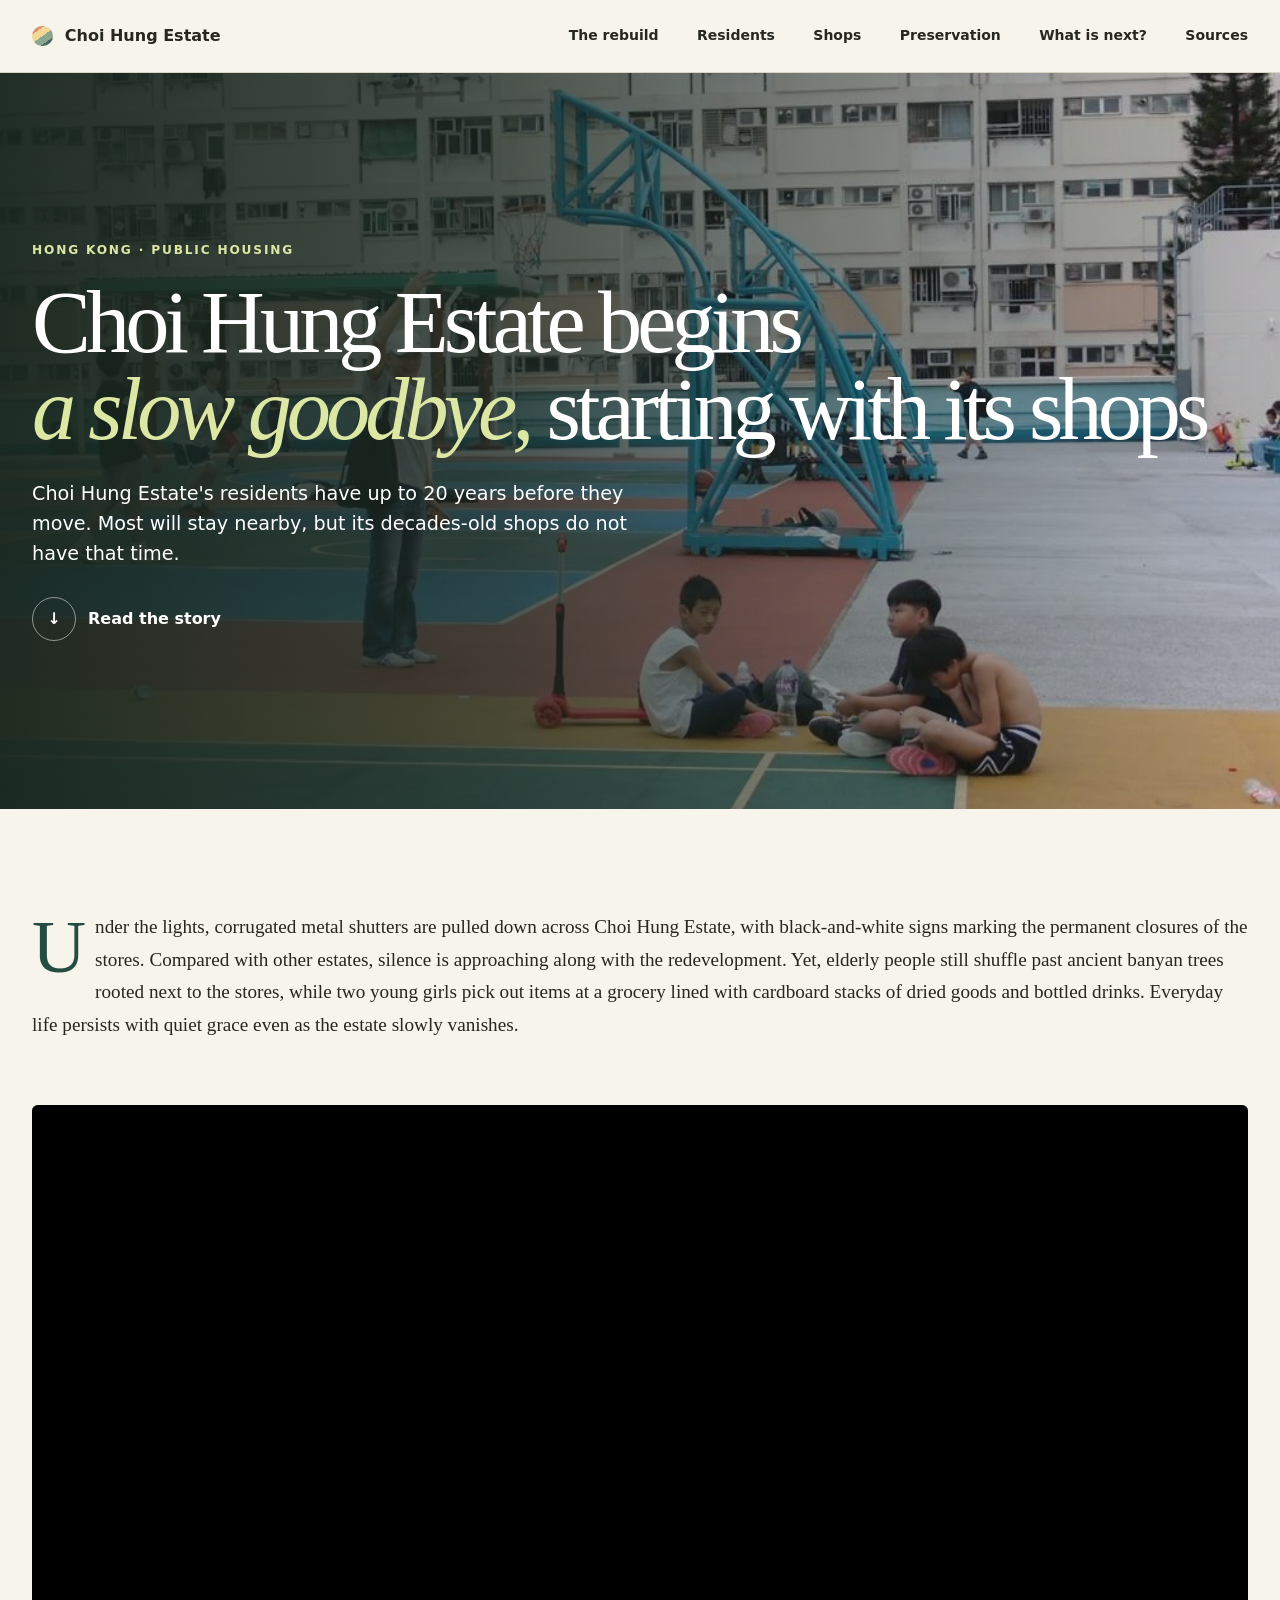
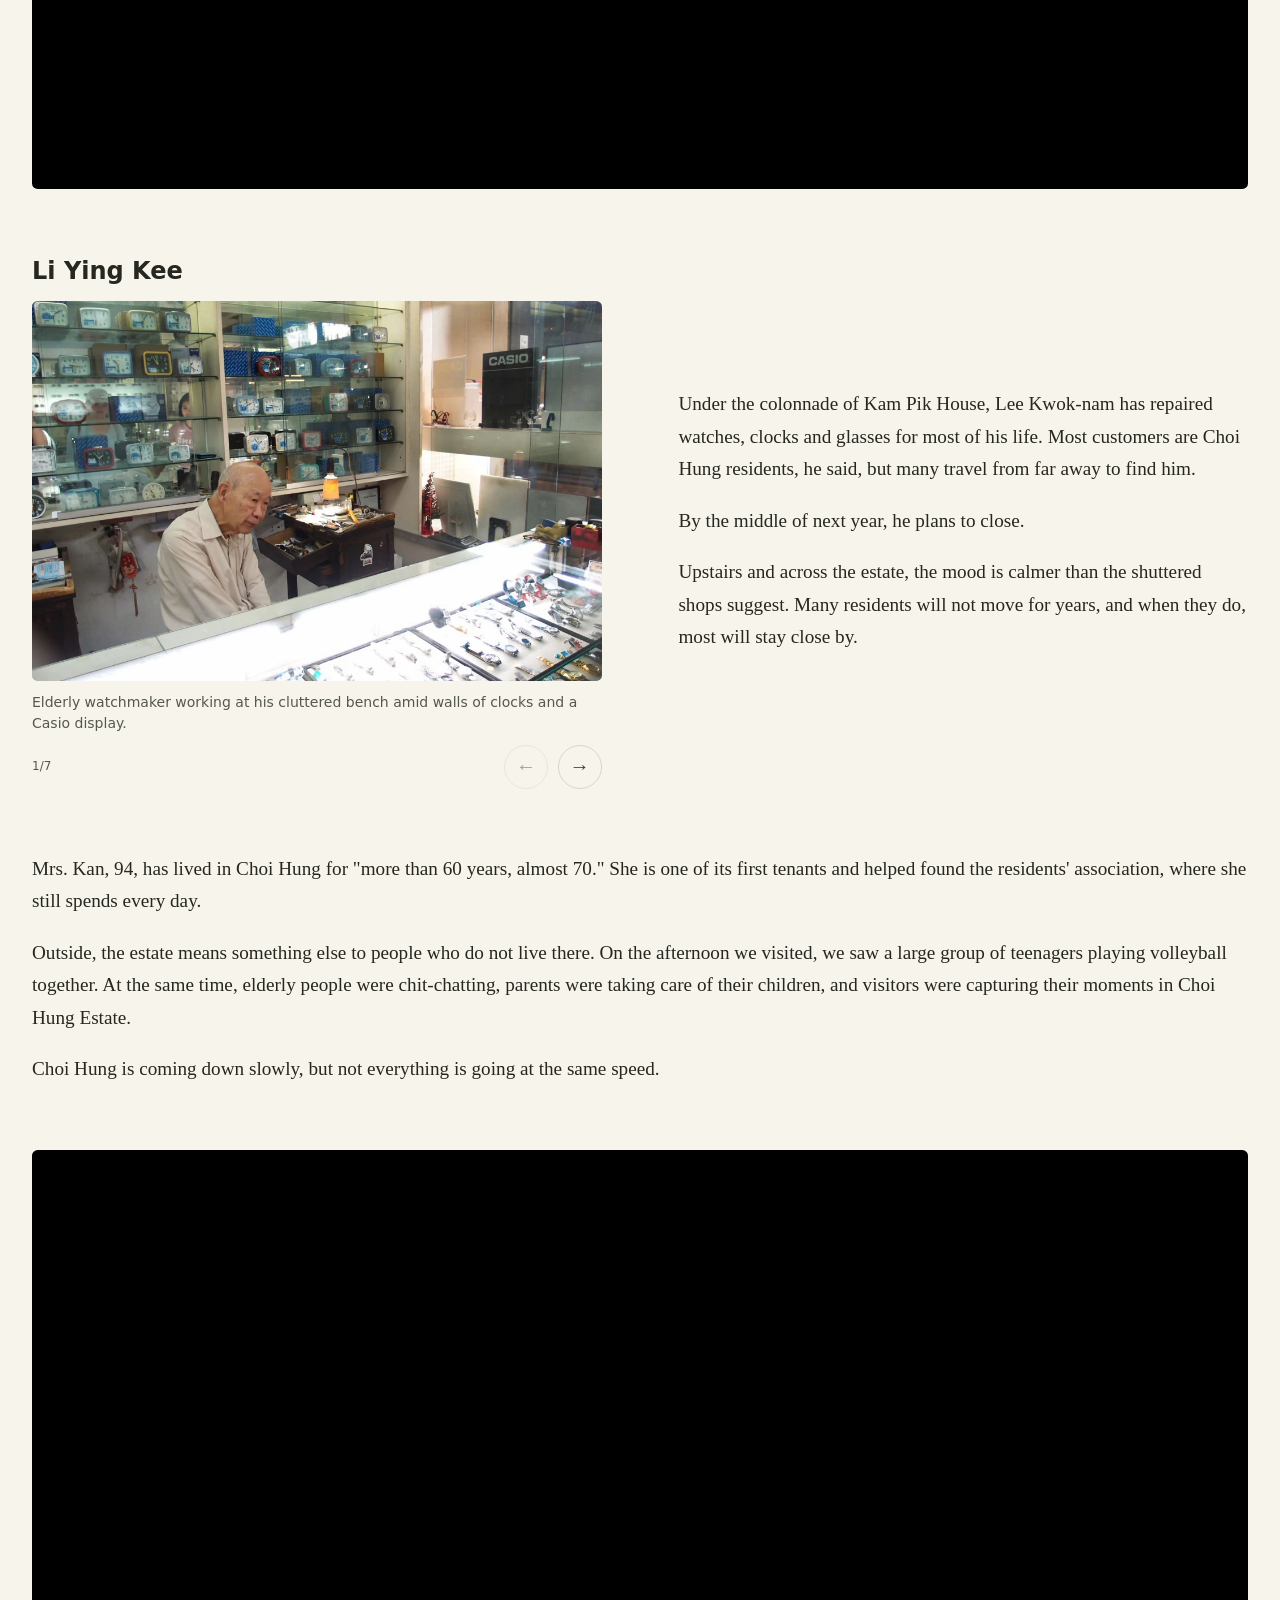
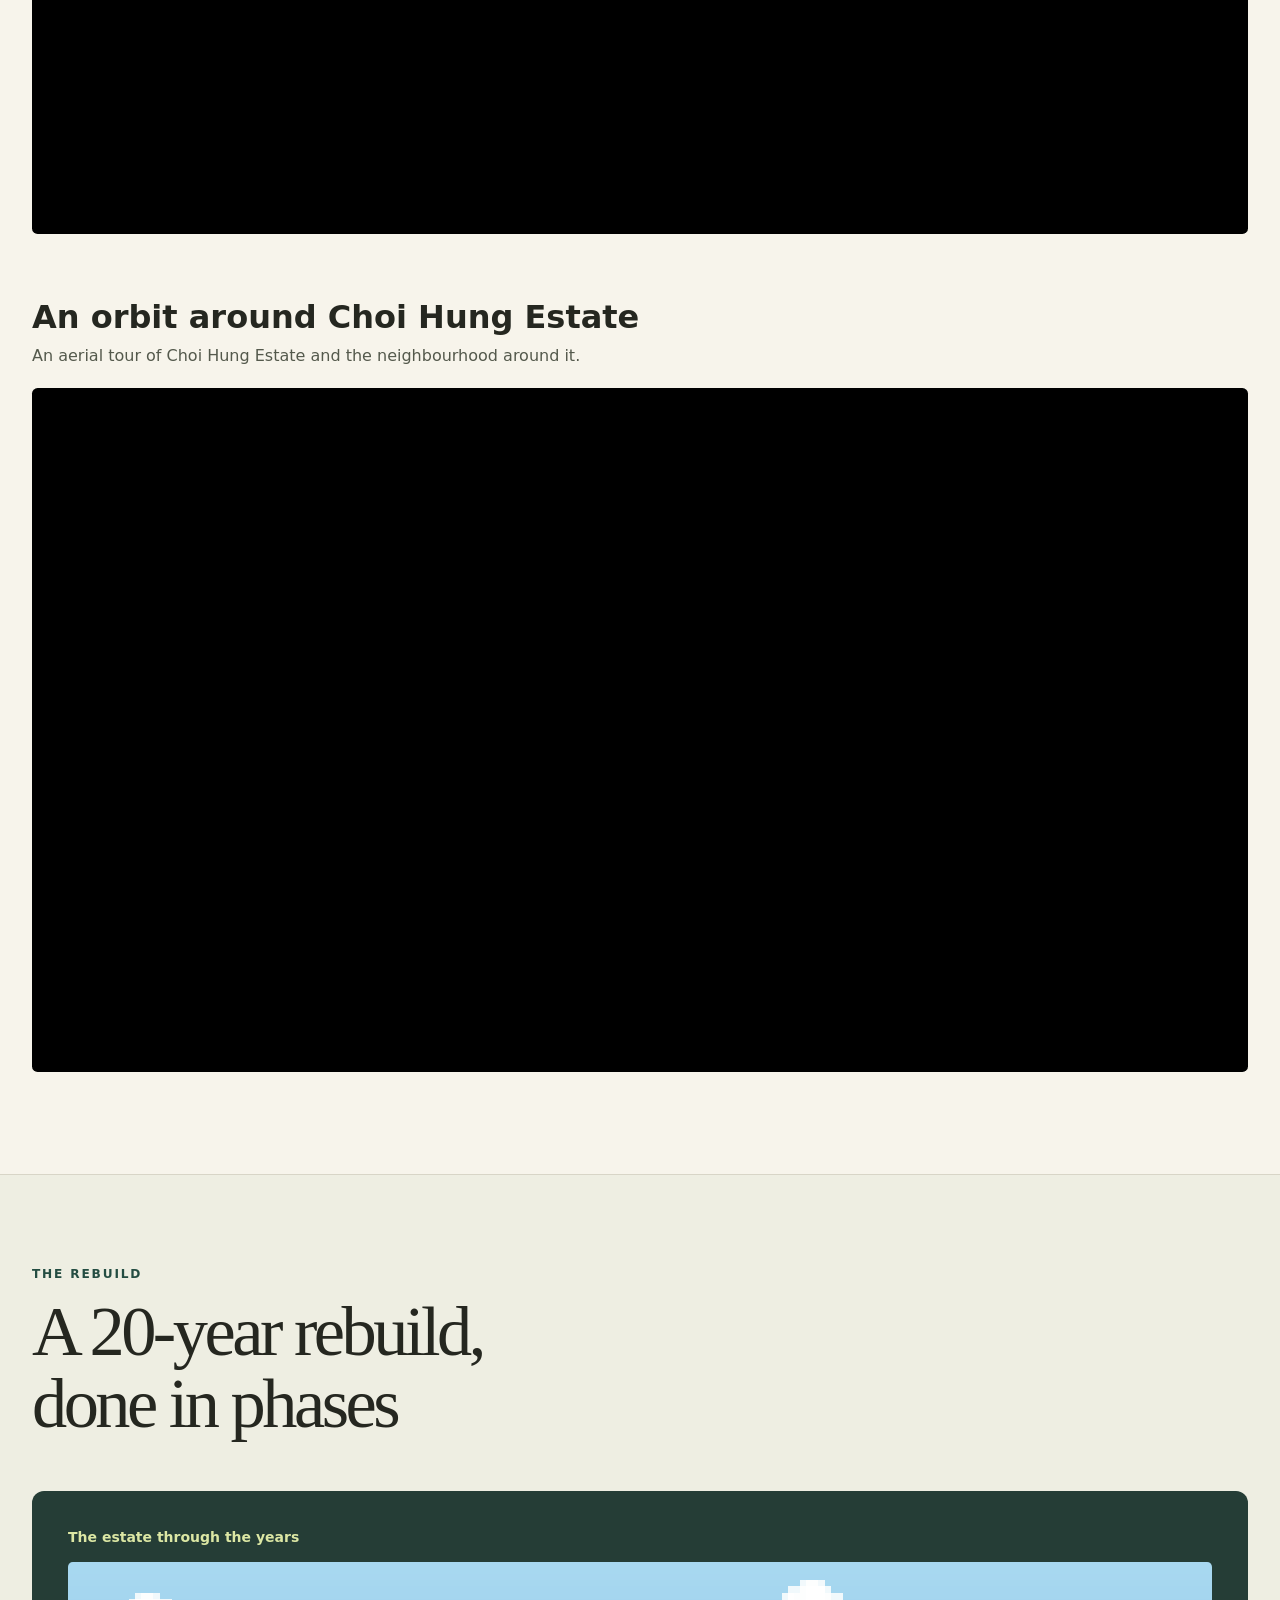
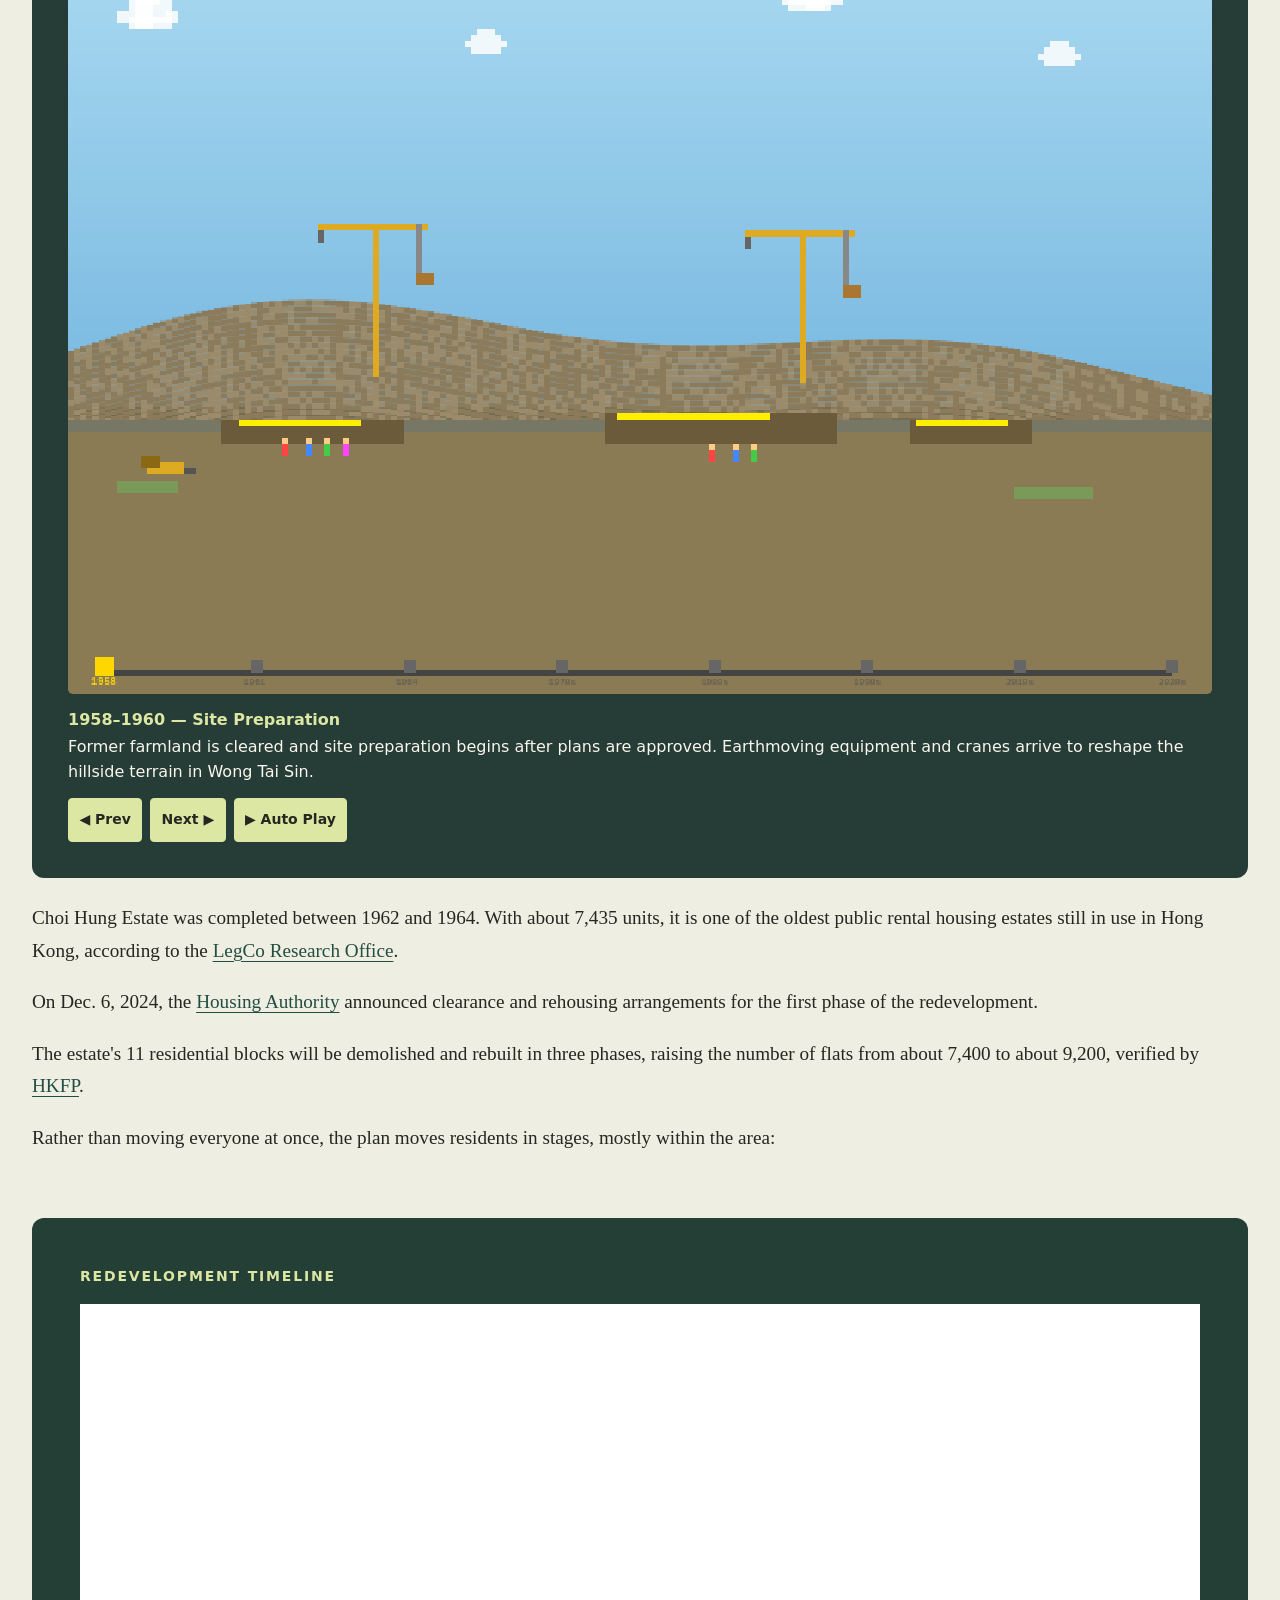
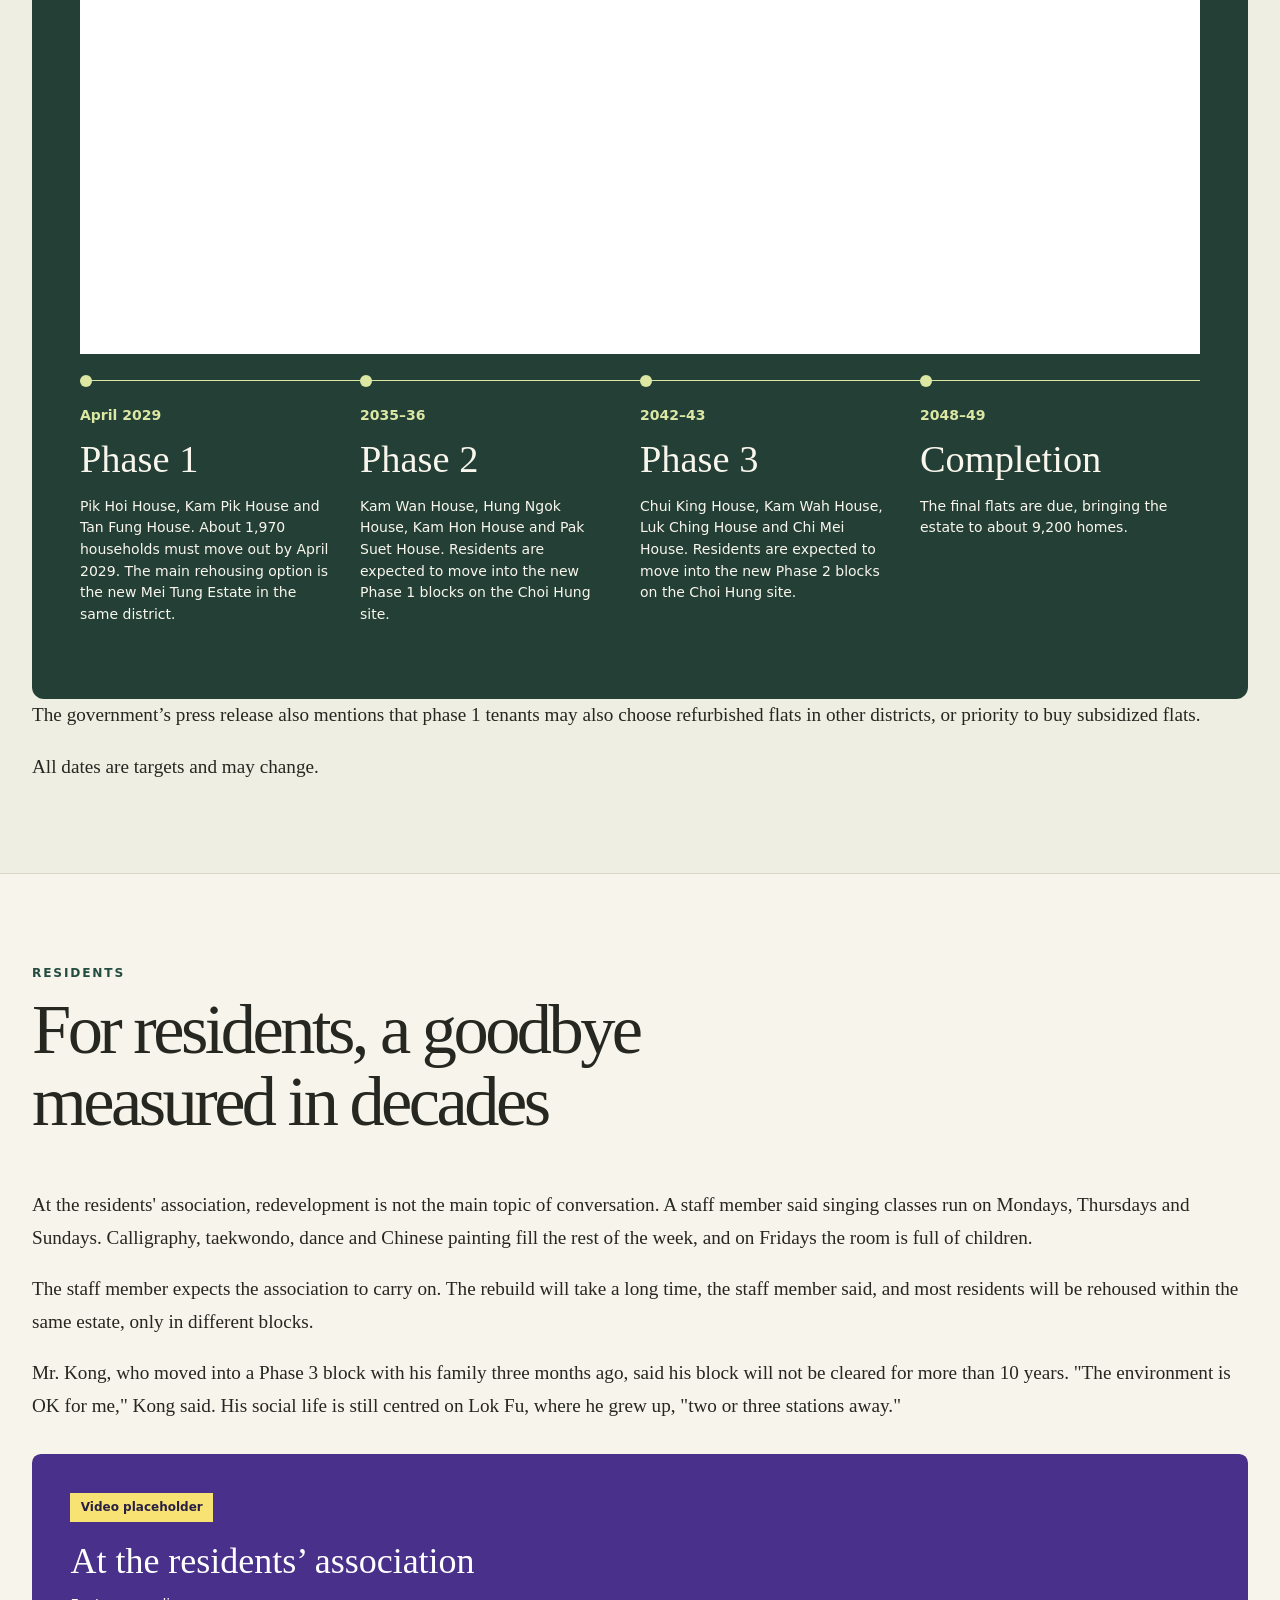
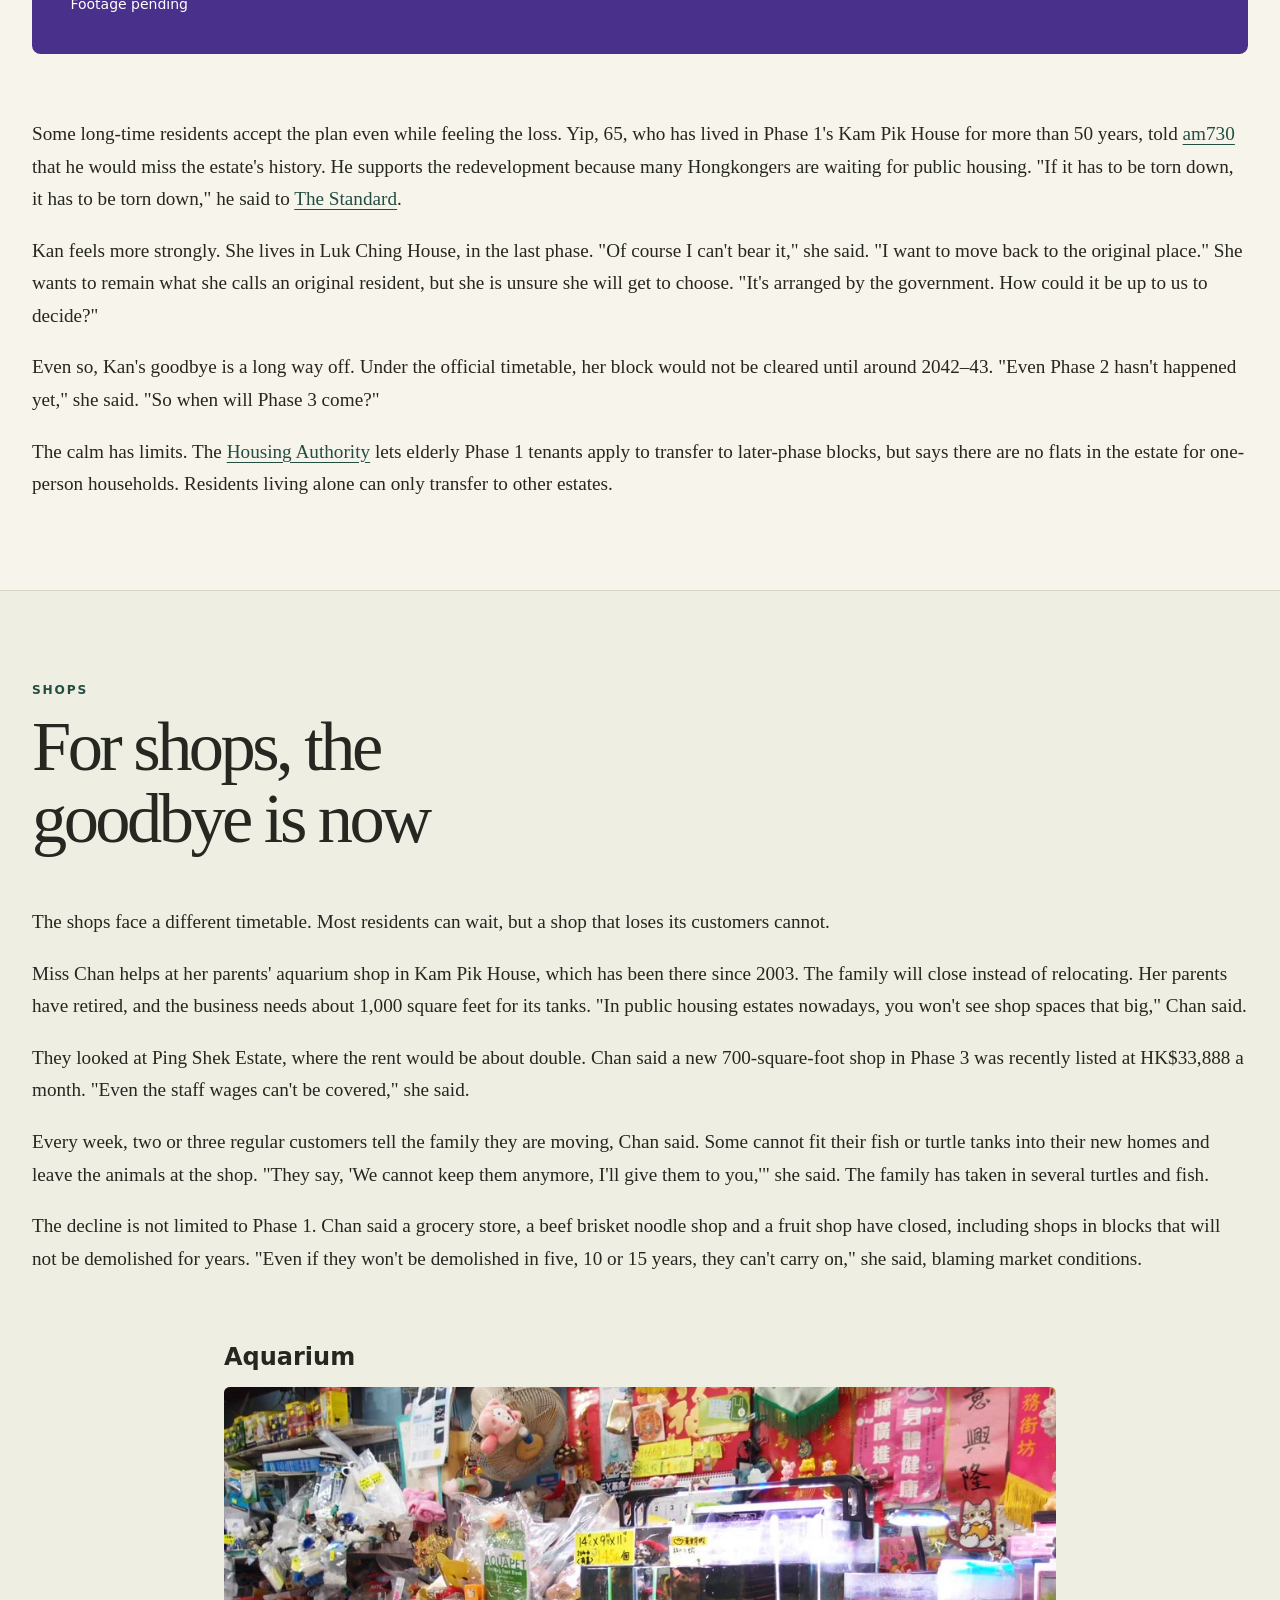
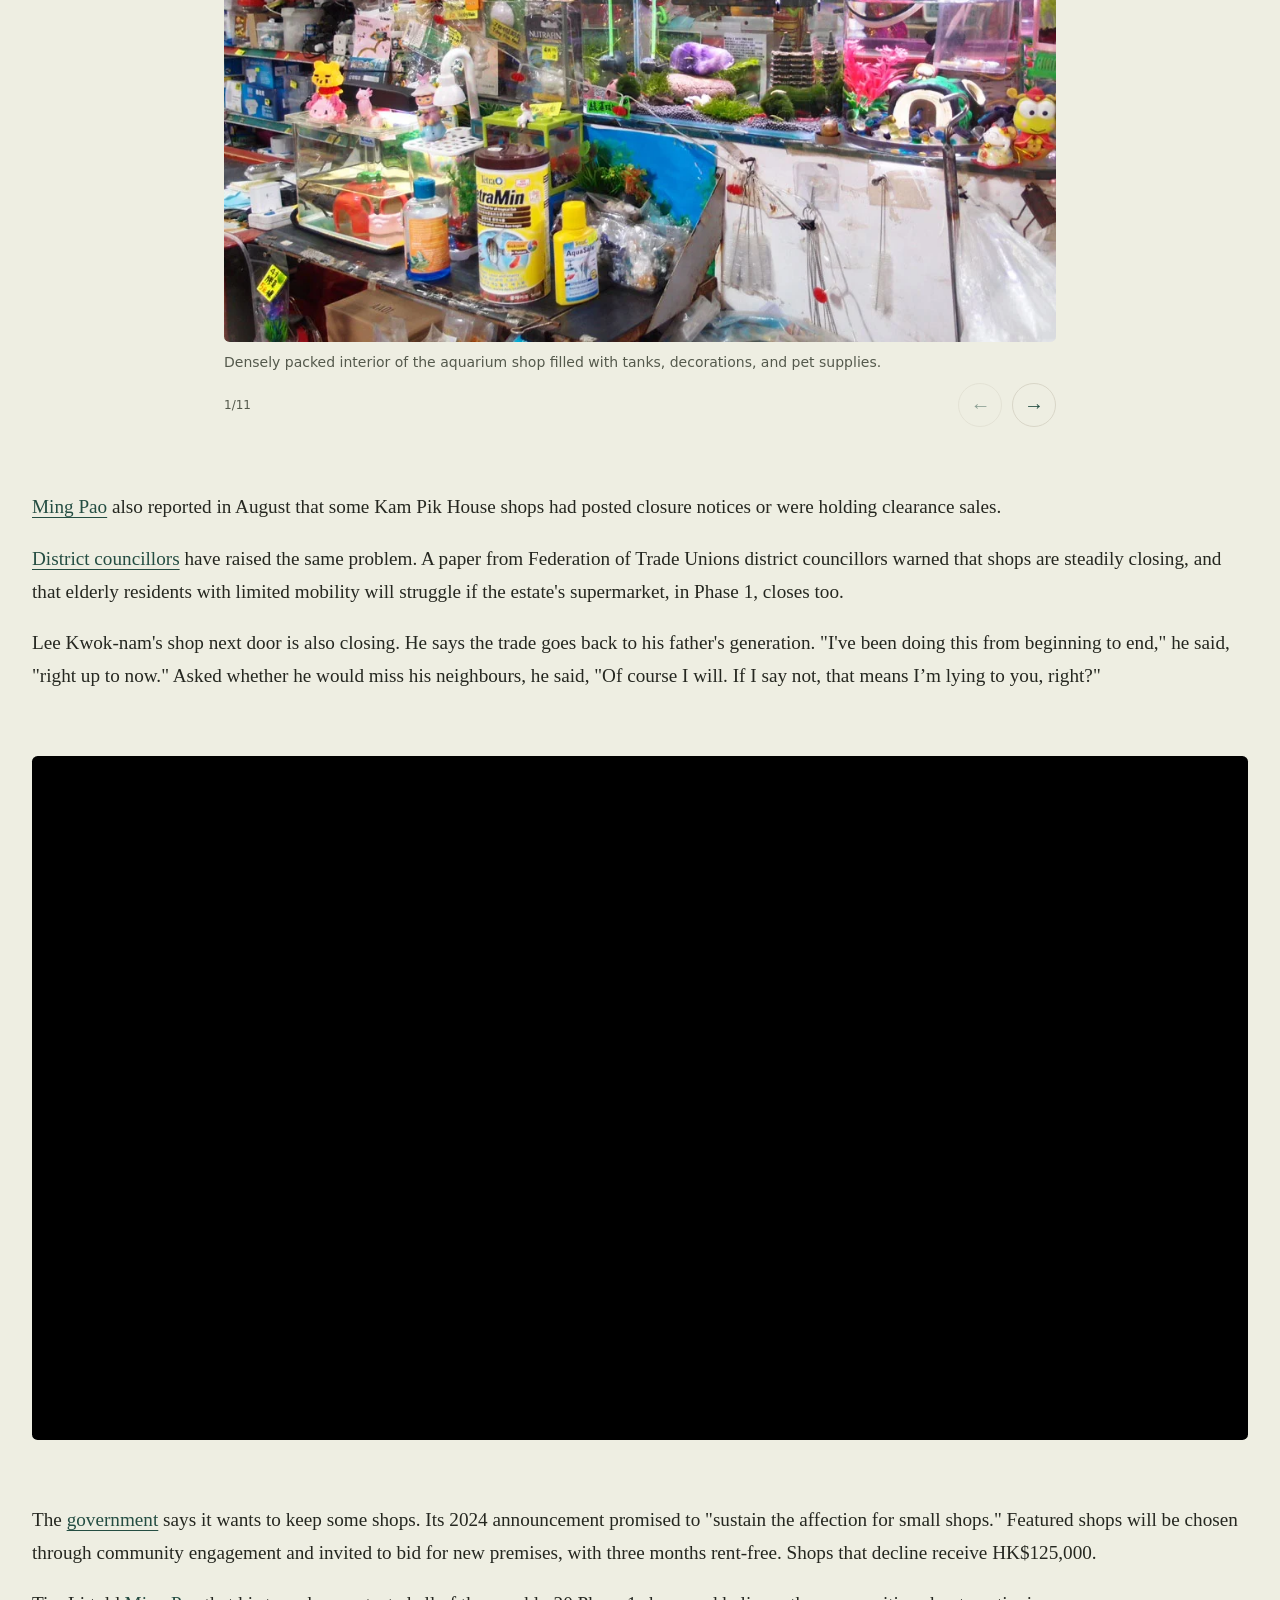
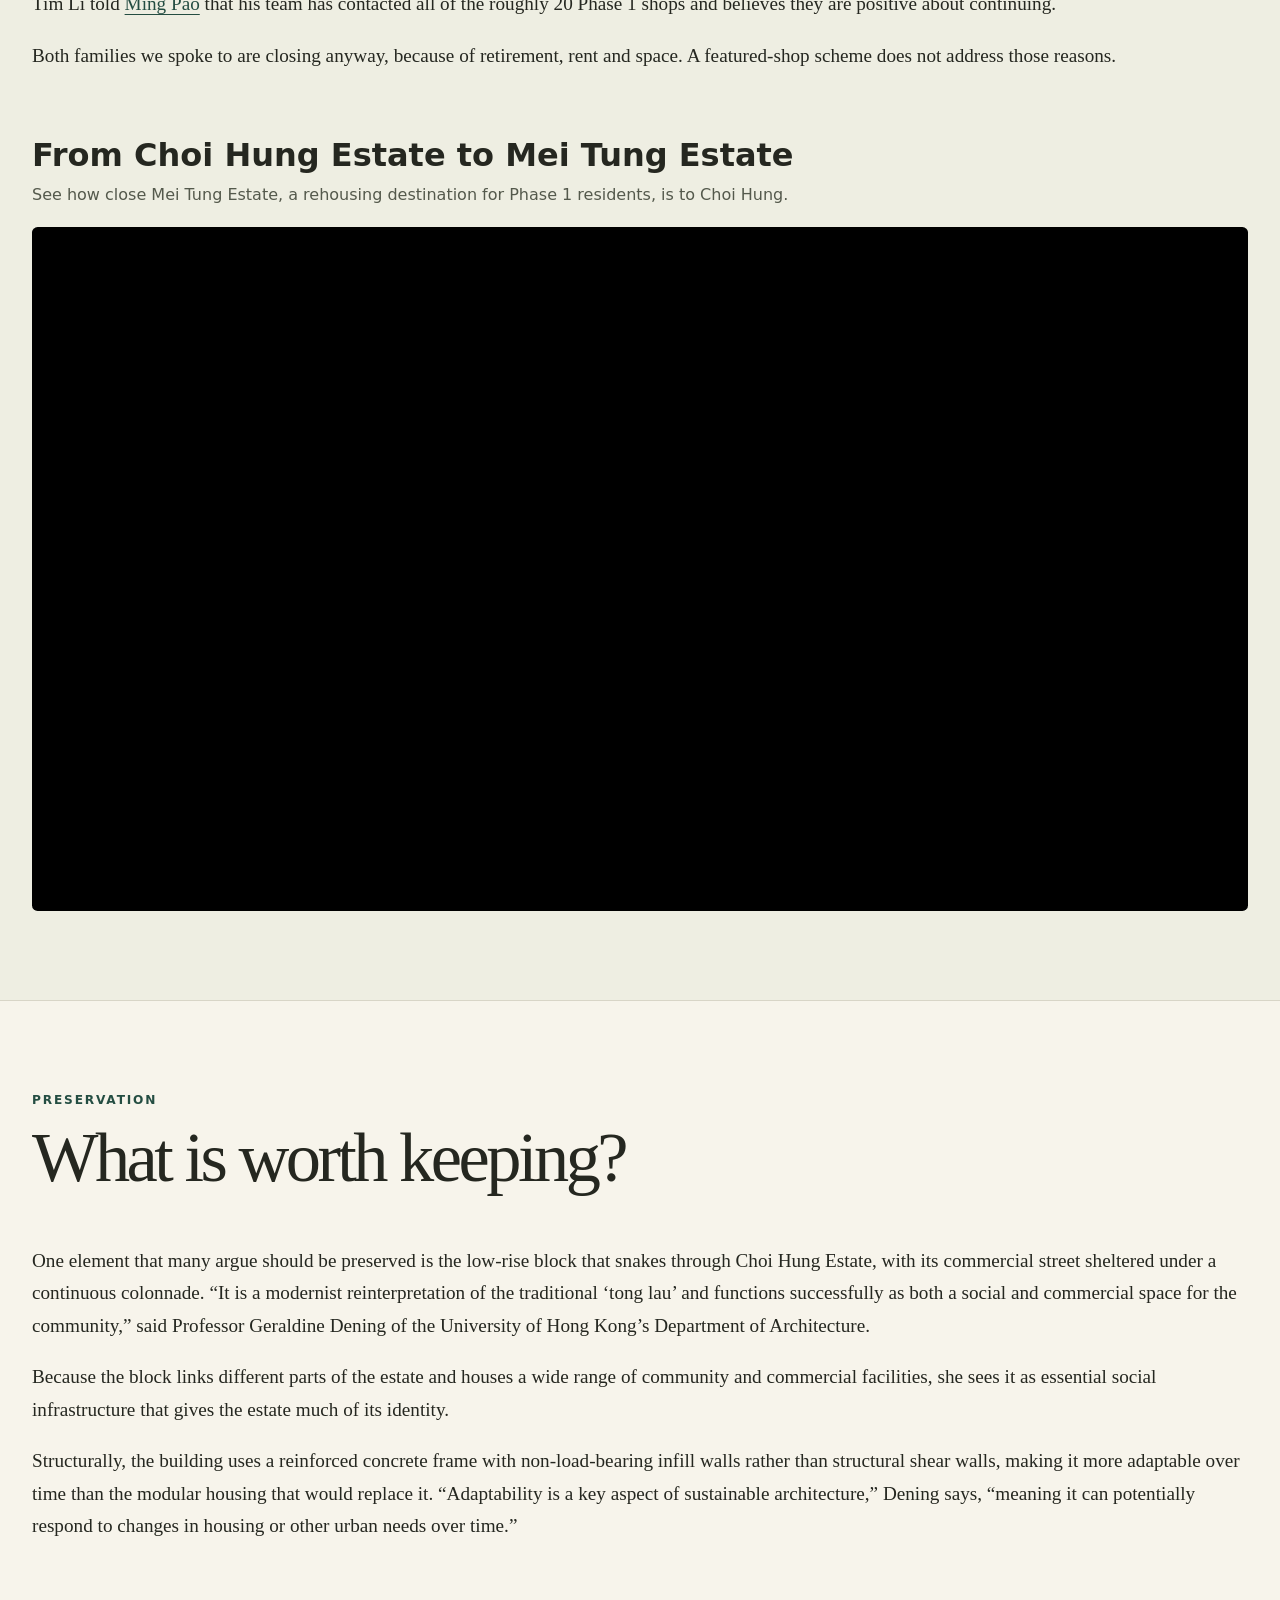
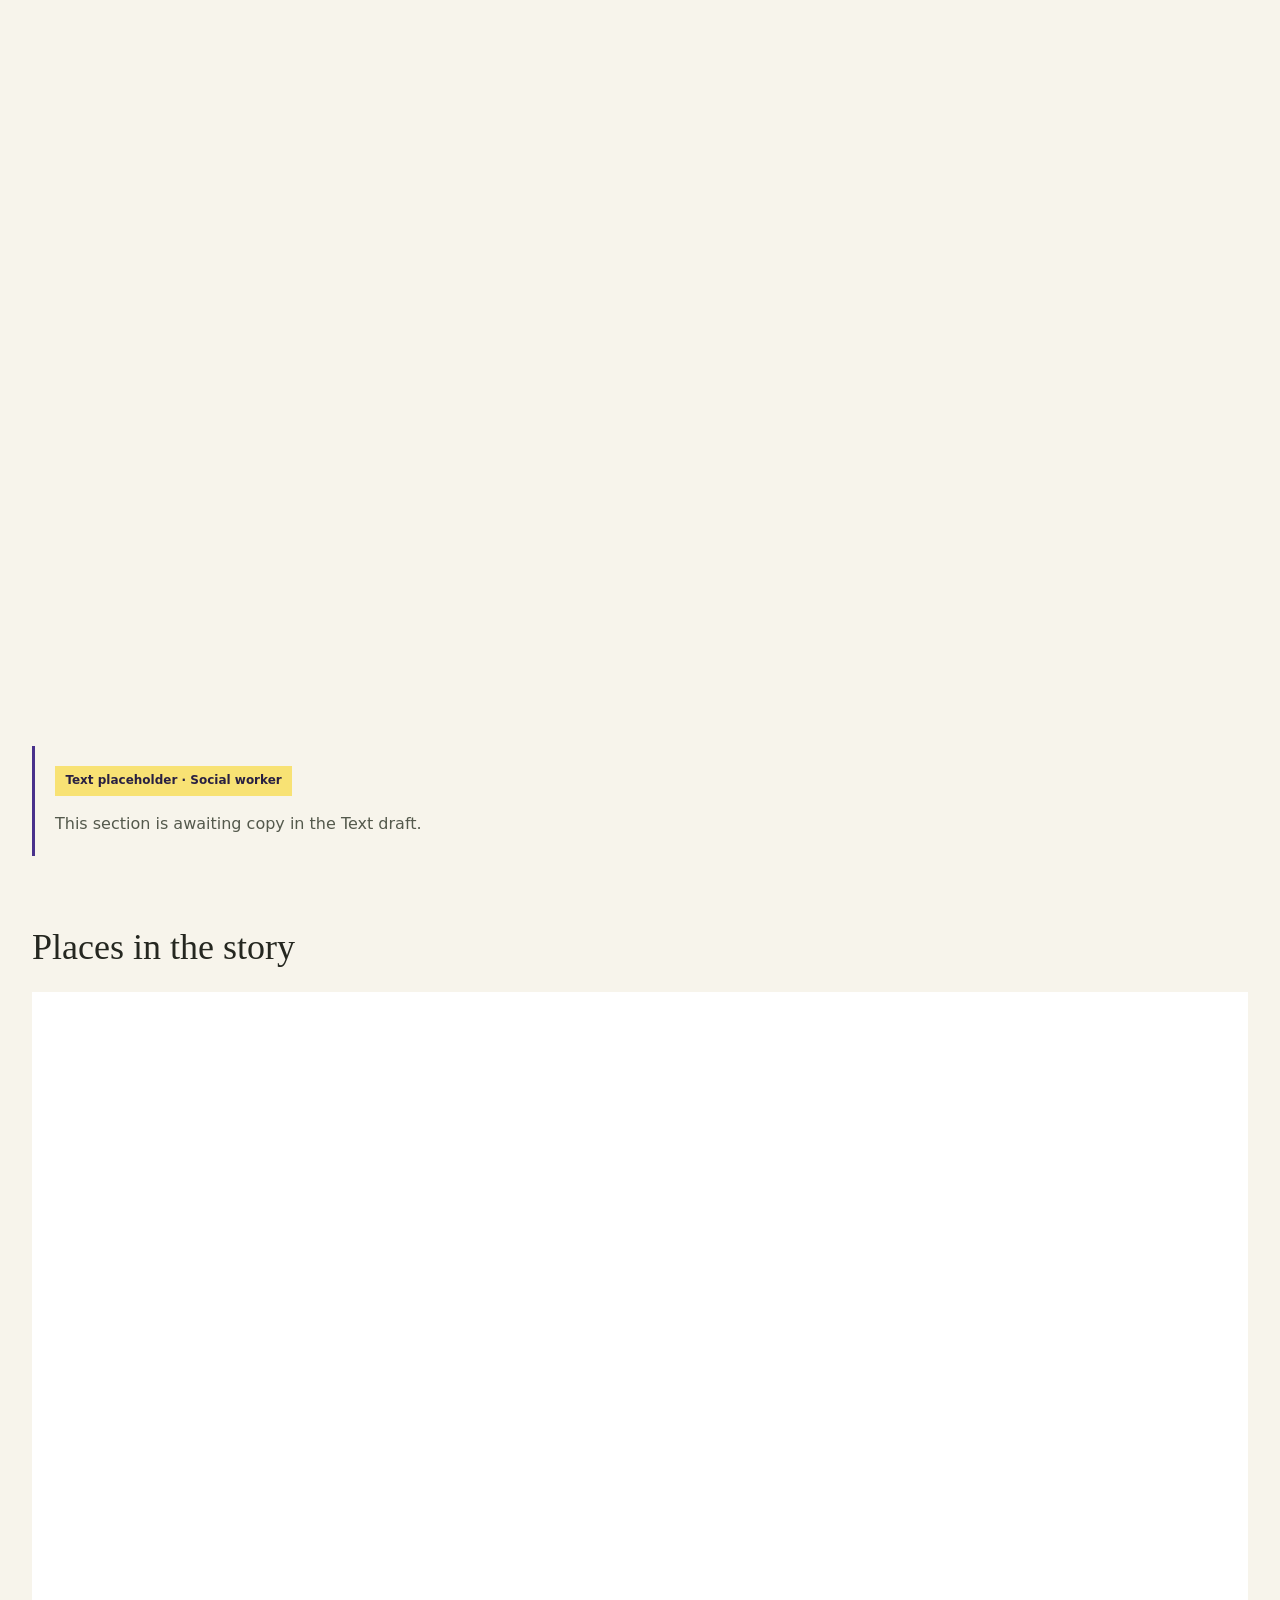
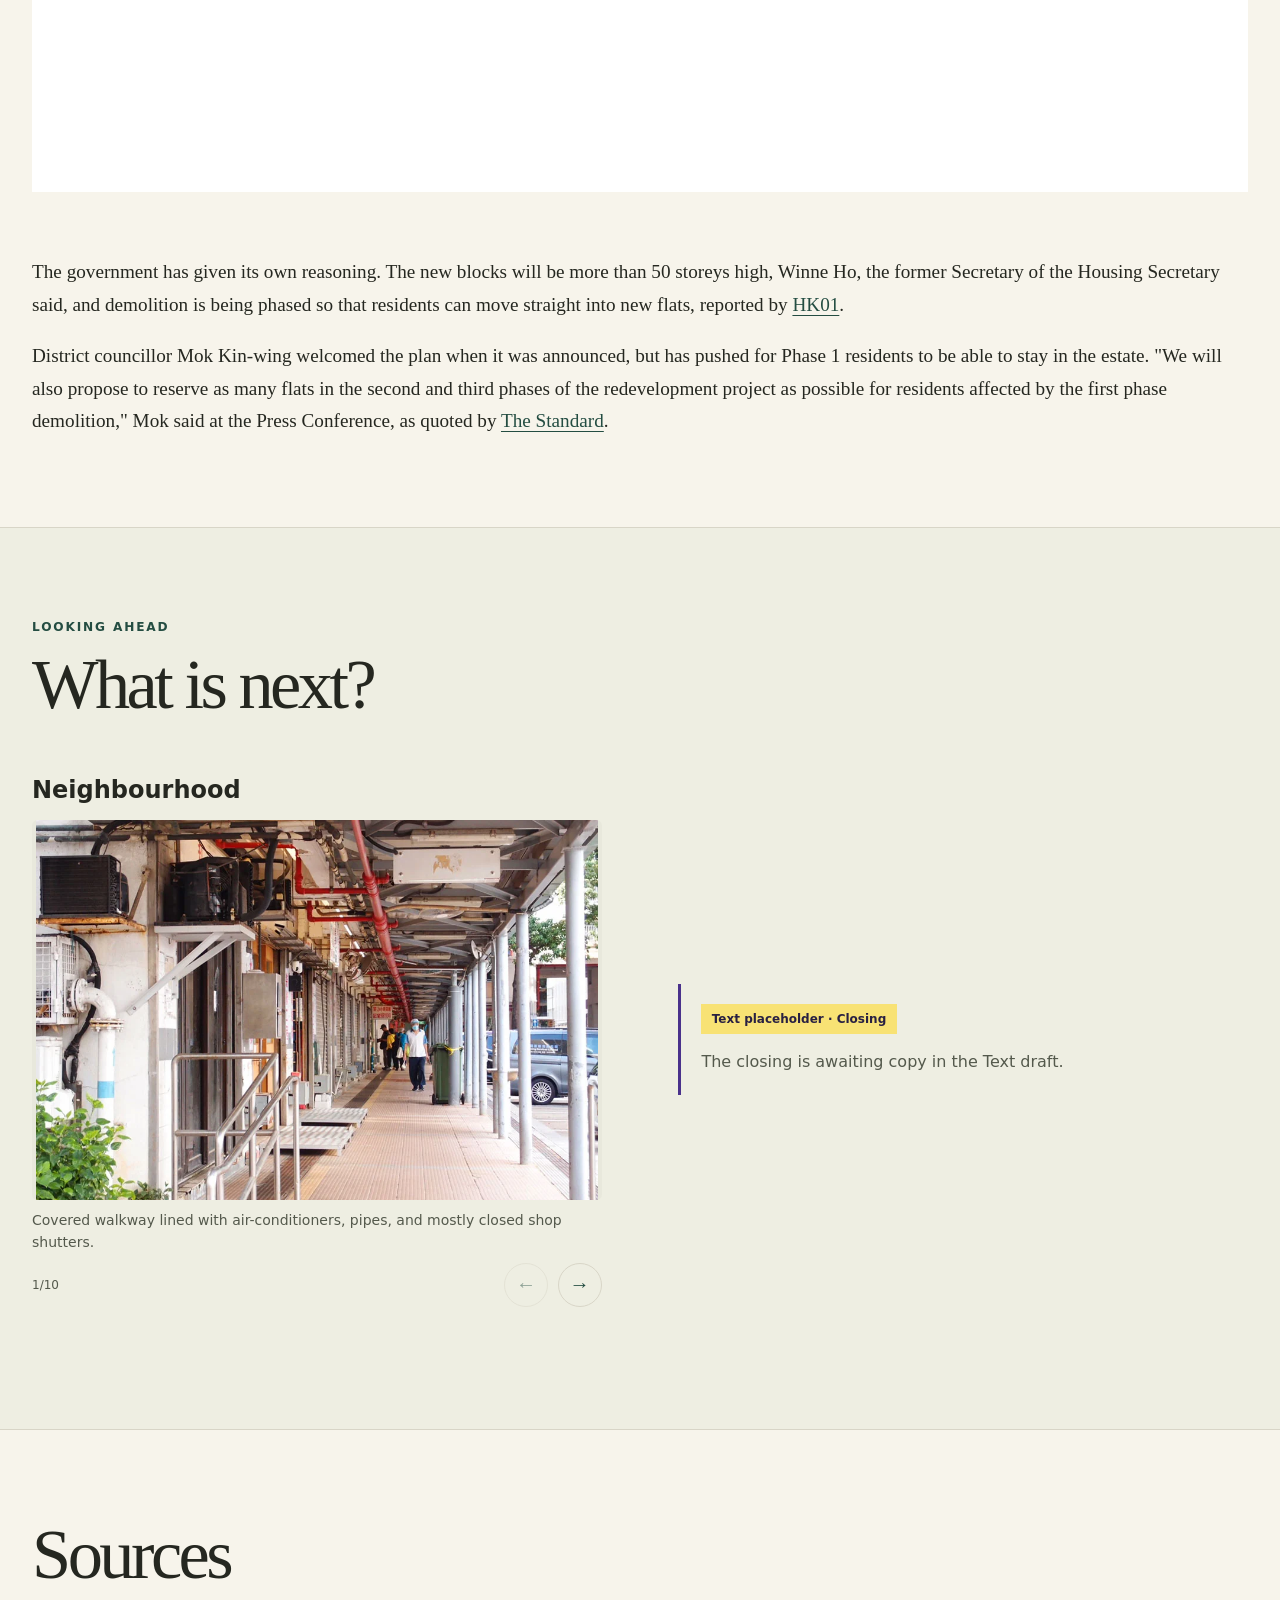
<file: index.html>
<!doctype html>
<html lang="en">
<head>
  <meta charset="utf-8">
  <meta name="viewport" content="width=device-width, initial-scale=1">
  <meta name="theme-color" content="#f7f4eb">
  <meta name="description" content="Choi Hung Estate’s residents have up to 20 years before they move. Its decades-old shops do not have that time.">
  <title>Choi Hung Estate begins a slow goodbye</title>
  <link rel="stylesheet" href="vendor/swiper/swiper-bundle.min.css">
  <link rel="stylesheet" href="styles.css?v=4">
  <script src="vendor/swiper/swiper-bundle.min.js" defer></script>
  <script src="gallery.js?v=2" defer></script>
  <script src="motion.js" defer></script>
  <script src="estate-history.js" defer></script>
</head>
<body id="top">
  <a class="skip" href="#main">Skip to story</a>
  <header class="masthead">
    <div class="wrap header-inner">
      <a class="brand" href="#top"><span class="mark" aria-hidden="true"></span> Choi Hung Estate</a>
      <nav aria-label="Story sections">
        <a href="#redevelopment">The rebuild</a><a href="#residents">Residents</a><a href="#shops">Shops</a><a href="#preservation">Preservation</a><a href="#next">What is next?</a><a href="#sources">Sources</a>
      </nav>
    </div>
  </header>
  <main id="main">
    <section class="hero" aria-labelledby="headline">
      <div class="wrap hero-inner">
        <p class="eyebrow">Hong Kong · Public housing</p>
        <h1 id="headline">Choi Hung Estate begins <em>a slow goodbye,</em> starting with its shops</h1>
        <p class="deck">Choi Hung Estate's residents have up to 20 years before they move. Most will stay nearby, but its decades-old shops do not have that time.</p>
        <a class="story-link" href="#story"><span aria-hidden="true">↓</span> Read the story</a>
      </div>
    </section>
<div id="story" class="opening">
<div class="prose measure">
<p>Under the lights, corrugated metal shutters are pulled down across Choi Hung Estate, with black-and-white signs marking the permanent closures of the stores. Compared with other estates, silence is approaching along with the redevelopment. Yet, elderly people still shuffle past ancient banyan trees rooted next to the stores, while two young girls pick out items at a grocery lined with cardboard stacks of dried goods and bottled drinks. Everyday life persists with quiet grace even as the estate slowly vanishes.</p>
</div>
<figure id="lee-video" class="interview-video">
  <iframe title="Lee Kwok-nam interview video" src="https://drive.google.com/file/d/1QyEZgH8Qrl5v-TX9_oJ8u_oJI3uLM6KD/preview" loading="lazy" allow="fullscreen" allowfullscreen></iframe>
</figure>
<div class="story-pair wrap">
<div class="gallery swiper" role="region" aria-label="Li Ying Kee gallery">
        <h3 class="gallery-title">Li Ying Kee</h3>
        <div class="swiper-wrapper">
          <figure class="swiper-slide">
            <div class="crop"><img src="assets/galleries/lee-ying-kee/1.webp" alt="Shopkeeper seated behind a watch counter with clocks on shelves behind him" width="1008" height="672" loading="lazy"></div>
            <figcaption>Elderly watchmaker working at his cluttered bench amid walls of clocks and a Casio display.</figcaption>
          </figure>
          <figure class="swiper-slide">
            <div class="crop"><img src="assets/galleries/lee-ying-kee/2.webp" alt="Door marked as an eye-testing room beside wall-mounted clocks and a desk" width="1008" height="672" loading="lazy"></div>
            <figcaption>Entrance to the eye-examination room, with clocks lining the walls and a fan in the foreground.</figcaption>
          </figure>
          <figure class="swiper-slide">
            <div class="crop"><img src="assets/galleries/lee-ying-kee/3.webp" alt="Ginger cat lying on a glass counter beneath red Chinese shop lettering" width="1008" height="672" loading="lazy"></div>
            <figcaption>Shop interior showing clocks, family portraits, and the resident cat sleeping on the glass counter.</figcaption>
          </figure>
          <figure class="swiper-slide">
            <div class="crop"><img src="assets/galleries/lee-ying-kee/4.webp" alt="Open drawers, tools and small boxes on a wooden workbench under a clock display" width="1008" height="672" loading="lazy"></div>
            <figcaption>Close-up of the repair workbench piled with tools, parts, and open drawers.</figcaption>
          </figure>
          <figure class="swiper-slide">
            <div class="crop"><img src="assets/galleries/lee-ying-kee/5.webp" alt="Wristwatches on stands beside an illustrated Li Ying Kee postcard" width="1008" height="672" loading="lazy"></div>
            <figcaption>Counter display of watches next to a souvenir postcard and cat keychain of the shop.</figcaption>
          </figure>
          <figure class="swiper-slide">
            <div class="crop"><img src="assets/galleries/lee-ying-kee/6.webp" alt="Ginger cat standing on the tiled threshold of Li Ying Kee" width="1008" height="672" loading="lazy"></div>
            <figcaption>The shop’s orange cat standing just outside the entrance.</figcaption>
          </figure>
          <figure class="swiper-slide">
            <div class="crop"><img src="assets/galleries/lee-ying-kee/7.webp" alt="Round shop clock mounted beneath exposed pipes along the covered walkway" width="1008" height="672" loading="lazy"></div>
            <figcaption>Large hanging clock advertising Lee Ying Kee’s watch and eye services.</figcaption>
          </figure>
        </div>
        <div class="gallery-bar">
          <span class="gallery-counter">1/7</span>
          <div class="gallery-controls">
            <button class="gallery-prev" type="button" aria-label="Previous photo"><span aria-hidden="true">←</span></button>
            <button class="gallery-next" type="button" aria-label="Next photo"><span aria-hidden="true">→</span></button>
          </div>
        </div>
      </div>
<div class="prose">
<p>Under the colonnade of Kam Pik House, Lee Kwok-nam has repaired watches, clocks and glasses for most of his life. Most customers are Choi Hung residents, he said, but many travel from far away to find him.</p>
<p>By the middle of next year, he plans to close.</p>
<p>Upstairs and across the estate, the mood is calmer than the shuttered shops suggest. Many residents will not move for years, and when they do, most will stay close by.</p>
</div>
</div>
<div class="prose measure">
<p>Mrs. Kan, 94, has lived in Choi Hung for "more than 60 years, almost 70." She is one of its first tenants and helped found the residents' association, where she still spends every day.</p>
<p>Outside, the estate means something else to people who do not live there. On the afternoon we visited, we saw a large group of teenagers playing volleyball together. At the same time, elderly people were chit-chatting, parents were taking care of their children, and visitors were capturing their moments in Choi Hung Estate.</p>
<p>Choi Hung is coming down slowly, but not everything is going at the same speed.</p>
</div>
<figure id="kan-video" class="interview-video">
  <iframe title="Mrs. Kan interview video" src="https://drive.google.com/file/d/1l9lvq_pPf1lnRuvF1nCZv-XNCjOR7zkU/preview" loading="lazy" allow="fullscreen" allowfullscreen></iframe>
</figure>
<figure id="earth-video-1" class="interview-video">
  <figcaption><h3>An orbit around Choi Hung Estate</h3><p>An aerial tour of Choi Hung Estate and the neighbourhood around it.</p></figcaption>
  <iframe title="An orbit around Choi Hung Estate video" src="https://drive.google.com/file/d/1zy849ANQ_q80r04ZechJBaH7zpmNqCsq/preview" loading="lazy" allow="fullscreen" allowfullscreen></iframe>
</figure>
</div>
<section id="redevelopment" class="chapter" aria-labelledby="redevelopment-title">
<div class="wrap chapter-heading"><p class="eyebrow">The rebuild</p><h2 id="redevelopment-title">A 20-year rebuild, done in phases</h2></div>
<figure class="estate-history wrap" aria-labelledby="estate-history-title" hidden>
        <figcaption id="estate-history-title">The estate through the years</figcaption>
        <canvas id="gameCanvas" width="750" height="480" tabindex="0"
          aria-label="Pixel-art estate timeline. Use the arrow keys to change stages and Space to toggle autoplay."></canvas>
        <div class="history-details" aria-live="polite" aria-atomic="true">
          <p id="yearDisplay" class="history-year"></p>
          <p id="description" class="history-description"></p>
        </div>
        <div class="history-controls" role="group" aria-label="Estate history controls">
          <button id="prevBtn" type="button">◀ Prev</button>
          <button id="nextBtn" type="button">Next ▶</button>
          <button id="autoBtn" type="button">▶ Auto Play</button>
        </div>
      </figure>
<div class="prose measure">
<p>Choi Hung Estate was completed between 1962 and 1964. With about 7,435 units, it is one of the oldest public rental housing estates still in use in Hong Kong, according to the <a href="https://app7.legco.gov.hk/rpdb/en/uploads/2025/ISSH/ISSH19_2025_20250707_en.pdf">LegCo Research Office</a>.</p>
<p>On Dec. 6, 2024, the <a href="https://www.info.gov.hk/gia/general/202412/06/P2024120600218.htm">Housing Authority</a> announced clearance and rehousing arrangements for the first phase of the redevelopment.</p>
<p>The estate's 11 residential blocks will be demolished and rebuilt in three phases, raising the number of flats from about 7,400 to about 9,200, verified by <a href="https://hongkongfp.com/2024/10/31/first-tenants-of-hong-kongs-choi-hung-estate-to-begin-moving-out-in-2028-as-redevelopment-set-for-2049-completion/">HKFP</a>.</p>
<p>Rather than moving everyone at once, the plan moves residents in stages, mostly within the area:</p>
</div>
<figure class="timeline wrap" aria-labelledby="timeline-title">
        <figcaption id="timeline-title">Redevelopment timeline</figcaption>
        <iframe class="knightlab-embed timeline-embed" title="Choi Hung Estate interactive timeline" width="100%" height="650" loading="lazy" allowfullscreen src="https://cdn.knightlab.com/libs/timeline3/latest/embed/index.html?source=v2%3A2PACX-1vQSINF4Z9VQrUC9lxY2sVhEqk9RJDs5AckryLCi69MP6IN8wHuLTheE7pDvbLVatQh3ShbFIFVR9W2f&amp;font=Default&amp;lang=en&amp;initial_zoom=2&amp;width=100%25&amp;height=650"></iframe>
        <ol class="timeline-list">
          <li class="timeline-item">
            <span class="timeline-marker" aria-hidden="true"></span>
            <span class="timeline-date">April 2029</span>
            <h3>Phase 1</h3>
            <p>Pik Hoi House, Kam Pik House and Tan Fung House. About 1,970 households must move out by April 2029. The main rehousing option is the new Mei Tung Estate in the same district.</p>
          </li>
          <li class="timeline-item">
            <span class="timeline-marker" aria-hidden="true"></span>
            <span class="timeline-date">2035–36</span>
            <h3>Phase 2</h3>
            <p>Kam Wan House, Hung Ngok House, Kam Hon House and Pak Suet House. Residents are expected to move into the new Phase 1 blocks on the Choi Hung site.</p>
          </li>
          <li class="timeline-item">
            <span class="timeline-marker" aria-hidden="true"></span>
            <span class="timeline-date">2042–43</span>
            <h3>Phase 3</h3>
            <p>Chui King House, Kam Wah House, Luk Ching House and Chi Mei House. Residents are expected to move into the new Phase 2 blocks on the Choi Hung site.</p>
          </li>
          <li class="timeline-item">
            <span class="timeline-marker" aria-hidden="true"></span>
            <span class="timeline-date">2048–49</span>
            <h3>Completion</h3>
            <p>The final flats are due, bringing the estate to about 9,200 homes.</p>
          </li>
        </ol>
      </figure>
<div class="prose measure">
<p>The government’s press release also mentions that phase 1 tenants may also choose refurbished flats in other districts, or priority to buy subsidized flats.</p>
<p>All dates are targets and may change.</p>
</div>
</section>
<section id="residents" class="chapter" aria-labelledby="residents-title">
<div class="wrap chapter-heading"><p class="eyebrow">Residents</p><h2 id="residents-title">For residents, a goodbye measured in decades</h2></div>
<div class="prose measure">
<p>At the residents' association, redevelopment is not the main topic of conversation. A staff member said singing classes run on Mondays, Thursdays and Sundays. Calligraphy, taekwondo, dance and Chinese painting fill the rest of the week, and on Fridays the room is full of children.</p>
<p>The staff member expects the association to carry on. The rebuild will take a long time, the staff member said, and most residents will be rehoused within the same estate, only in different blocks.</p>
<p>Mr. Kong, who moved into a Phase 3 block with his family three months ago, said his block will not be cleared for more than 10 years. "The environment is OK for me," Kong said. His social life is still centred on Lok Fu, where he grew up, "two or three stations away."</p>
</div>
<aside id="staff-video" class="film wrap"><span class="placeholder-label">Video placeholder</span><h3>At the residents’ association</h3><p>Footage pending</p></aside>
<div class="prose measure">
<p>Some long-time residents accept the plan even while feeling the loss. Yip, 65, who has lived in Phase 1's Kam Pik House for more than 50 years, told <a href="https://www.am730.com.hk/article/501894">am730</a> that he would miss the estate's history. He supports the redevelopment because many Hongkongers are waiting for public housing. "If it has to be torn down, it has to be torn down," he said to <a href="https://www.thestandard.com.hk/news/article/67382/Demolition-details-of-Choi-Hung-Estate-bared">The Standard</a>.</p>
<p>Kan feels more strongly. She lives in Luk Ching House, in the last phase. "Of course I can't bear it," she said. "I want to move back to the original place." She wants to remain what she calls an original resident, but she is unsure she will get to choose. "It's arranged by the government. How could it be up to us to decide?"</p>
<p>Even so, Kan's goodbye is a long way off. Under the official timetable, her block would not be cleared until around 2042–43. "Even Phase 2 hasn't happened yet," she said. "So when will Phase 3 come?"</p>
<p>The calm has limits. The <a href="https://www.info.gov.hk/gia/general/202412/06/P2024120600218.htm">Housing Authority</a> lets elderly Phase 1 tenants apply to transfer to later-phase blocks, but says there are no flats in the estate for one-person households. Residents living alone can only transfer to other estates.</p>
</div>
</section>
<section id="shops" class="chapter" aria-labelledby="shops-title">
<div class="wrap chapter-heading"><p class="eyebrow">Shops</p><h2 id="shops-title">For shops, the goodbye is now</h2></div>
<div class="prose measure">
<p>The shops face a different timetable. Most residents can wait, but a shop that loses its customers cannot.</p>
<p>Miss Chan helps at her parents' aquarium shop in Kam Pik House, which has been there since 2003. The family will close instead of relocating. Her parents have retired, and the business needs about 1,000 square feet for its tanks. "In public housing estates nowadays, you won't see shop spaces that big," Chan said.</p>
<p>They looked at Ping Shek Estate, where the rent would be about double. Chan said a new 700-square-foot shop in Phase 3 was recently listed at HK$33,888 a month. "Even the staff wages can't be covered," she said.</p>
<p>Every week, two or three regular customers tell the family they are moving, Chan said. Some cannot fit their fish or turtle tanks into their new homes and leave the animals at the shop. "They say, 'We cannot keep them anymore, I'll give them to you,'" she said. The family has taken in several turtles and fish.</p>
<p>The decline is not limited to Phase 1. Chan said a grocery store, a beef brisket noodle shop and a fruit shop have closed, including shops in blocks that will not be demolished for years. "Even if they won't be demolished in five, 10 or 15 years, they can't carry on," she said, blaming market conditions.</p>
</div>
<div class="gallery-feature wrap"><div class="gallery swiper" role="region" aria-label="Aquarium gallery">
        <h3 class="gallery-title">Aquarium</h3>
        <div class="swiper-wrapper">
          <figure class="swiper-slide">
            <div class="crop"><img src="assets/galleries/aquarium/8.webp" alt="Illuminated fish tanks surrounded by containers of fish food and shop decorations" width="1008" height="672" loading="lazy"></div>
            <figcaption>Densely packed interior of the aquarium shop filled with tanks, decorations, and pet supplies.</figcaption>
          </figure>
          <figure class="swiper-slide">
            <div class="crop"><img src="assets/galleries/aquarium/9.webp" alt="Turtle tanks beneath a brightly lit aquarium of colourful fish" width="1008" height="672" loading="lazy"></div>
            <figcaption>Stacked tanks holding colourful fish and turtles, one with a skeleton ornament.</figcaption>
          </figure>
          <figure class="swiper-slide">
            <div class="crop"><img src="assets/galleries/aquarium/10.webp" alt="Rows of aquariums with blue backgrounds and yellow handwritten price tags" width="765" height="526" loading="lazy"></div>
            <figcaption>Rows of tanks stocked with tropical fish and gravel.</figcaption>
          </figure>
          <figure class="swiper-slide">
            <div class="crop"><img src="assets/galleries/aquarium/11.webp" alt="Dark spotted fish on gravel in a blue-backed aquarium" width="936" height="623" loading="lazy"></div>
            <figcaption>Fish tanks with decorative rocks and large water jugs stored underneath.</figcaption>
          </figure>
          <figure class="swiper-slide">
            <div class="crop"><img src="assets/galleries/aquarium/12.webp" alt="Orange goldfish swimming together in a glass aquarium" width="1008" height="672" loading="lazy"></div>
            <figcaption>Tanks of orange goldfish for sale.</figcaption>
          </figure>
          <figure class="swiper-slide">
            <div class="crop"><img src="assets/galleries/aquarium/13.webp" alt="Red scoop and clear measuring jugs between stacked fish tanks" width="864" height="549" loading="lazy"></div>
            <figcaption>Working area with nets, containers, and fish tanks, including another skeleton decoration.</figcaption>
          </figure>
          <figure class="swiper-slide">
            <div class="crop"><img src="assets/galleries/aquarium/14.webp" alt="Pink, yellow and orange fish in a blue-backed aquarium" width="1008" height="672" loading="lazy"></div>
            <figcaption>Close-up of bright neon tetras swimming in a tank.</figcaption>
          </figure>
          <figure class="swiper-slide">
            <div class="crop"><img src="assets/galleries/aquarium/15.webp" alt="School of small fish above labelled pots of aquatic plants" width="1008" height="672" loading="lazy"></div>
            <figcaption>Planted aquarium with small fish, aquatic plants, and price tags.</figcaption>
          </figure>
          <figure class="swiper-slide">
            <div class="crop"><img src="assets/galleries/aquarium/16.webp" alt="Blue aquarium shop sign with fish symbols beside hanging red lanterns" width="1008" height="672" loading="lazy"></div>
            <figcaption>Neon open sign for Hung To Aquarium (鴻濤水族館)  with red lanterns hanging outside.</figcaption>
          </figure>
          <figure class="swiper-slide">
            <div class="crop"><img src="assets/galleries/aquarium/17.webp" alt="Aquarium shopfront with a blue Chinese sign, red lanterns and clear plastic entrance strips" width="932" height="646" loading="lazy"></div>
            <figcaption>Storefront of Hung To Aquarium, lanterns up and a staff member visible inside.</figcaption>
          </figure>
          <figure class="swiper-slide">
            <div class="crop"><img src="assets/galleries/aquarium/pb151330.webp" alt="People walking through the covered arcade beside the aquarium shop sign" width="1008" height="672" loading="lazy"></div>
          </figure>
        </div>
        <div class="gallery-bar">
          <span class="gallery-counter">1/11</span>
          <div class="gallery-controls">
            <button class="gallery-prev" type="button" aria-label="Previous photo"><span aria-hidden="true">←</span></button>
            <button class="gallery-next" type="button" aria-label="Next photo"><span aria-hidden="true">→</span></button>
          </div>
        </div>
      </div></div>
<div class="prose measure">
<p><a href="https://news.mingpao.com/pns/要聞/article/20260823/s00001/1787423045557/留虹牆保店匾-彩虹邨特色不變-重建團隊-已接觸首期拆20店-對繼續營業正面">Ming Pao</a> also reported in August that some Kam Pik House shops had posted closure notices or were holding clearance sales.</p>
<p><a href="https://www.districtcouncils.gov.hk/wts/doc/2024_2027/tc/committee_meetings_doc/HC/31366/HC_M16_045.pdf">District councillors</a> have raised the same problem. A paper from Federation of Trade Unions district councillors warned that shops are steadily closing, and that elderly residents with limited mobility will struggle if the estate's supermarket, in Phase 1, closes too.</p>
<p>Lee Kwok-nam's shop next door is also closing. He says the trade goes back to his father's generation. "I've been doing this from beginning to end," he said, "right up to now." Asked whether he would miss his neighbours, he said, "Of course I will. If I say not, that means I’m lying to you, right?"</p>
</div>
<figure id="basketball-video" class="interview-video">
  <iframe title="At the basketball court — Student Mak interview video" src="https://drive.google.com/file/d/1azHcuKcge0965CCKBQEfKu883OurDoqs/preview" loading="lazy" allow="fullscreen" allowfullscreen></iframe>
</figure>
<div class="prose measure">
<p>The <a href="https://www.info.gov.hk/gia/general/202412/06/P2024120600218.htm">government</a> says it wants to keep some shops. Its 2024 announcement promised to "sustain the affection for small shops." Featured shops will be chosen through community engagement and invited to bid for new premises, with three months rent-free. Shops that decline receive HK$125,000.</p>
<p>Tim Li told <a href="https://news.mingpao.com/pns/要聞/article/20260823/s00001/1787423045557/留虹牆保店匾-彩虹邨特色不變-重建團隊-已接觸首期拆20店-對繼續營業正面">Ming Pao</a> that his team has contacted all of the roughly 20 Phase 1 shops and believes they are positive about continuing.</p>
<p>Both families we spoke to are closing anyway, because of retirement, rent and space. A featured-shop scheme does not address those reasons.</p>
</div>
<figure id="earth-video-2" class="interview-video">
  <figcaption><h3>From Choi Hung Estate to Mei Tung Estate</h3><p>See how close Mei Tung Estate, a rehousing destination for Phase 1 residents, is to Choi Hung.</p></figcaption>
  <iframe title="From Choi Hung Estate to Mei Tung Estate video" src="https://drive.google.com/file/d/1fDMn5n1BrPxmKveCEoDNq6SGXSs9fp6s/preview" loading="lazy" allow="fullscreen" allowfullscreen></iframe>
</figure>
</section>
<section id="preservation" class="chapter" aria-labelledby="preservation-title">
<div class="wrap chapter-heading"><p class="eyebrow">Preservation</p><h2 id="preservation-title">What is worth keeping?</h2></div>
<div class="prose measure">
<p>One element that many argue should be preserved is the low-rise block that snakes through Choi Hung Estate, with its commercial street sheltered under a continuous colonnade. “It is a modernist reinterpretation of the traditional ‘tong lau’ and functions successfully as both a social and commercial space for the community,” said Professor Geraldine Dening of the University of Hong Kong’s Department of Architecture.</p>
<p>Because the block links different parts of the estate and houses a wide range of community and commercial facilities, she sees it as essential social infrastructure that gives the estate much of its identity.</p>
<p>Structurally, the building uses a reinforced concrete frame with non-load-bearing infill walls rather than structural shear walls, making it more adaptable over time than the modular housing that would replace it. “Adaptability is a key aspect of sustainable architecture,” Dening says, “meaning it can potentially respond to changes in housing or other urban needs over time.”</p>
</div>
<div class="wrap comparison-embed">
        <iframe frameborder="0" class="juxtapose" title="Choi Hung Estate image comparison" width="100%" height="667.3333333333333" loading="lazy" src="https://cdn.knightlab.com/libs/juxtapose/latest/embed/index.html?uid=144d66d6-e8c6-11f1-ba1b-0e6f42328d7d"></iframe>
      </div>
<aside class="copy-placeholder measure"><span class="placeholder-label">Text placeholder · Social worker</span><p>This section is awaiting copy in the Text draft.</p></aside>
<section id="story-map" class="story-map wrap" aria-labelledby="story-map-title">
  <h3 id="story-map-title">Places in the story</h3>
  <iframe class="knightlab-embed" title="Places in the story — Choi Hung beyond the postcard" width="100%" height="800" loading="lazy" allowfullscreen src="https://uploads.knightlab.com/storymapjs/65a1bb8cd3b248befb591a0eb5f16fa3/choi-hung-beyond-the-postcard/index.html"></iframe>
</section>
<div class="prose measure">
<p>The government has given its own reasoning. The new blocks will be more than 50 storeys high, Winne Ho, the former Secretary of the Housing Secretary said, and demolition is being phased so that residents can move straight into new flats, reported by <a href="https://www.hk01.com/%E7%A4%BE%E6%9C%83%E6%96%B0%E8%81%9E/1072256/%E5%BD%A9%E8%99%B9%E9%82%A8%E9%87%8D%E5%BB%BA-%E4%BD%95%E6%B0%B8%E8%B3%A2-%E6%B8%85%E6%8B%86%E5%BE%8C%E5%B0%87%E5%BB%BA%E6%88%90%E8%B6%85%E9%81%8E50%E5%B1%A4%E9%AB%98%E6%A8%93%E5%AE%87-%E5%82%B2%E8%A6%96%E5%90%8C%E5%8D%80%E5%85%AC%E5%B1%8B">HK01</a>.</p>
<p>District councillor Mok Kin-wing welcomed the plan when it was announced, but has pushed for Phase 1 residents to be able to stay in the estate. "We will also propose to reserve as many flats in the second and third phases of the redevelopment project as possible for residents affected by the first phase demolition," Mok said at the Press Conference, as quoted by <a href="https://www.thestandard.com.hk/news/article/67382/Demolition-details-of-Choi-Hung-Estate-bared">The Standard</a>.</p>
</div>
</section>
<section id="next" class="chapter" aria-labelledby="next-title">
<div class="wrap chapter-heading"><p class="eyebrow">Looking ahead</p><h2 id="next-title">What is next?</h2></div>
<div class="story-pair wrap">
<div class="gallery swiper" role="region" aria-label="Neighbourhood gallery">
        <h3 class="gallery-title">Neighbourhood</h3>
        <div class="swiper-wrapper">
          <figure class="swiper-slide">
            <div class="crop"><img src="assets/galleries/neighbourhood/18.webp" alt="People walking along a covered colonnade beneath pipes and air-conditioning units" width="950" height="642" loading="lazy"></div>
            <figcaption>Covered walkway lined with air-conditioners, pipes, and mostly closed shop shutters.</figcaption>
          </figure>
          <figure class="swiper-slide">
            <div class="crop"><img src="assets/galleries/neighbourhood/19.webp" alt="Row of closed metal shop shutters along a tiled indoor passage" width="1008" height="672" loading="lazy"></div>
            <figcaption>Long corridor of closed metal shutters under fluorescent lights and red pipes.</figcaption>
          </figure>
          <figure class="swiper-slide">
            <div class="crop"><img src="assets/galleries/neighbourhood/20.webp" alt="Newspapers and magazines stacked at an open stall between closed shutters" width="1008" height="672" loading="lazy"></div>
            <figcaption>Shopfront area with a yellow claw machine, a newspaper stall, and closed shutters nearby.</figcaption>
          </figure>
          <figure class="swiper-slide">
            <div class="crop"><img src="assets/galleries/neighbourhood/21.webp" alt="Shoppers outside a grocery packed with packaged food, drinks and cardboard boxes" width="1008" height="672" loading="lazy"></div>
            <figcaption>Family shopping outside a busy open-front grocery store stacked with boxes.</figcaption>
          </figure>
          <figure class="swiper-slide">
            <div class="crop"><img src="assets/galleries/neighbourhood/22.webp" alt="Shopfront displaying bags, shoes and household goods beneath red Chinese lettering" width="1008" height="672" loading="lazy"></div>
            <figcaption>Entrance of Wing Yung Department Store (永客百貨) displaying backpacks and household goods.</figcaption>
          </figure>
          <figure class="swiper-slide">
            <div class="crop"><img src="assets/galleries/neighbourhood/23.webp" alt="Vegetable vendor behind baskets and crates of fresh produce" width="1008" height="672" loading="lazy"></div>
            <figcaption>Vegetable stall in the estate market with a vendor sorting produce.</figcaption>
          </figure>
          <figure class="swiper-slide">
            <div class="crop"><img src="assets/galleries/neighbourhood/24.webp" alt="Estate office notice board displaying printed notices and illustrated posters" width="947" height="661" loading="lazy"></div>
            <figcaption>Choi Hung Estate Office notice board covered with posters and announcements.</figcaption>
          </figure>
          <figure class="swiper-slide">
            <div class="crop"><img src="assets/galleries/neighbourhood/25.webp" alt="Glass community-centre doors covered with posters for activities and classes" width="1008" height="672" loading="lazy"></div>
            <figcaption>Glass doors of the community service centre plastered with class and activity posters.</figcaption>
          </figure>
          <figure class="swiper-slide">
            <div class="crop"><img src="assets/galleries/neighbourhood/26.webp" alt="Basketball players and a seated group on painted courts below a residential block" width="964" height="642" loading="lazy"></div>
            <figcaption>Children playing and sitting on the estate basketball court, residential blocks behind.</figcaption>
          </figure>
          <figure class="swiper-slide">
            <div class="crop"><img src="assets/galleries/neighbourhood/27.webp" alt="Residential blocks with rows of windows, hanging laundry and air-conditioning units" width="1008" height="672" loading="lazy"></div>
            <figcaption>Typical Choi Hung residential towers with laundry hanging from many windows.</figcaption>
          </figure>
        </div>
        <div class="gallery-bar">
          <span class="gallery-counter">1/10</span>
          <div class="gallery-controls">
            <button class="gallery-prev" type="button" aria-label="Previous photo"><span aria-hidden="true">←</span></button>
            <button class="gallery-next" type="button" aria-label="Next photo"><span aria-hidden="true">→</span></button>
          </div>
        </div>
      </div>
<aside class="copy-placeholder"><span class="placeholder-label">Text placeholder · Closing</span><p>The closing is awaiting copy in the Text draft.</p></aside>
</div>
</section>
    <section id="sources" class="chapter sources" aria-labelledby="sources-title">
      <div class="wrap chapter-heading"><h2 id="sources-title">Sources</h2></div>
      <ul class="wrap source-list">
        <li><a href="https://app7.legco.gov.hk/rpdb/en/uploads/2025/ISSH/ISSH19_2025_20250707_en.pdf">LegCo Research Office</a></li>
        <li><a href="https://www.info.gov.hk/gia/general/202412/06/P2024120600218.htm">Housing Authority</a></li>
        <li><a href="https://hongkongfp.com/2024/10/31/first-tenants-of-hong-kongs-choi-hung-estate-to-begin-moving-out-in-2028-as-redevelopment-set-for-2049-completion/">HKFP</a></li>
        <li><a href="https://www.am730.com.hk/article/501894">am730</a></li>
        <li><a href="https://www.thestandard.com.hk/news/article/67382/Demolition-details-of-Choi-Hung-Estate-bared">The Standard</a></li>
        <li><a href="https://news.mingpao.com/pns/要聞/article/20260823/s00001/1787423045557/留虹牆保店匾-彩虹邨特色不變-重建團隊-已接觸首期拆20店-對繼續營業正面">Ming Pao</a></li>
        <li><a href="https://www.districtcouncils.gov.hk/wts/doc/2024_2027/tc/committee_meetings_doc/HC/31366/HC_M16_045.pdf">District councillors</a></li>
        <li><a href="https://www.hk01.com/%E7%A4%BE%E6%9C%83%E6%96%B0%E8%81%9E/1072256/%E5%BD%A9%E8%99%B9%E9%82%A8%E9%87%8D%E5%BB%BA-%E4%BD%95%E6%B0%B8%E8%B3%A2-%E6%B8%85%E6%8B%86%E5%BE%8C%E5%B0%87%E5%BB%BA%E6%88%90%E8%B6%85%E9%81%8E50%E5%B1%A4%E9%AB%98%E6%A8%93%E5%AE%87-%E5%82%B2%E8%A6%96%E5%90%8C%E5%8D%80%E5%85%AC%E5%B1%8B">HK01</a></li>
      </ul>
    </section>

  </main>
  <footer class="wrap footer"><span>Choi Hung Estate · JMSC2003</span><a href="#top">Back to top ↑</a></footer>
</body>
</html>
</file>
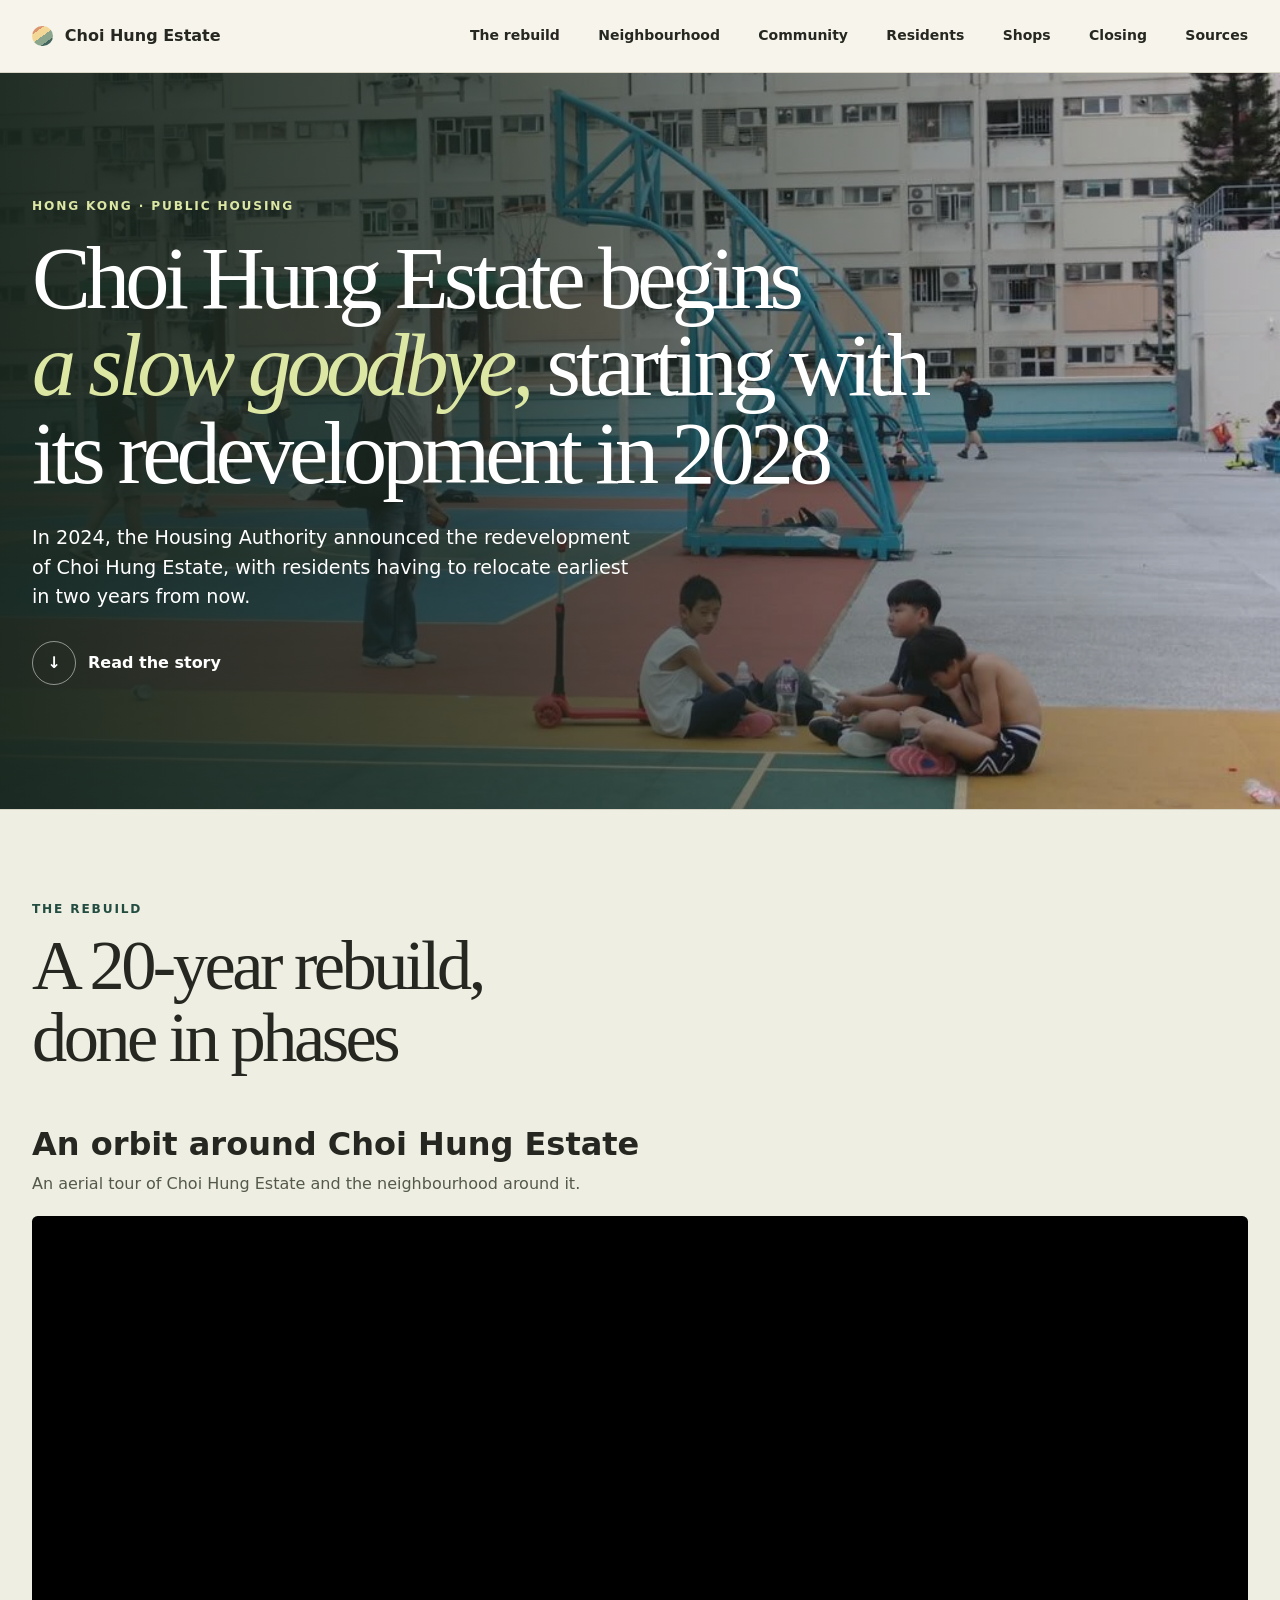
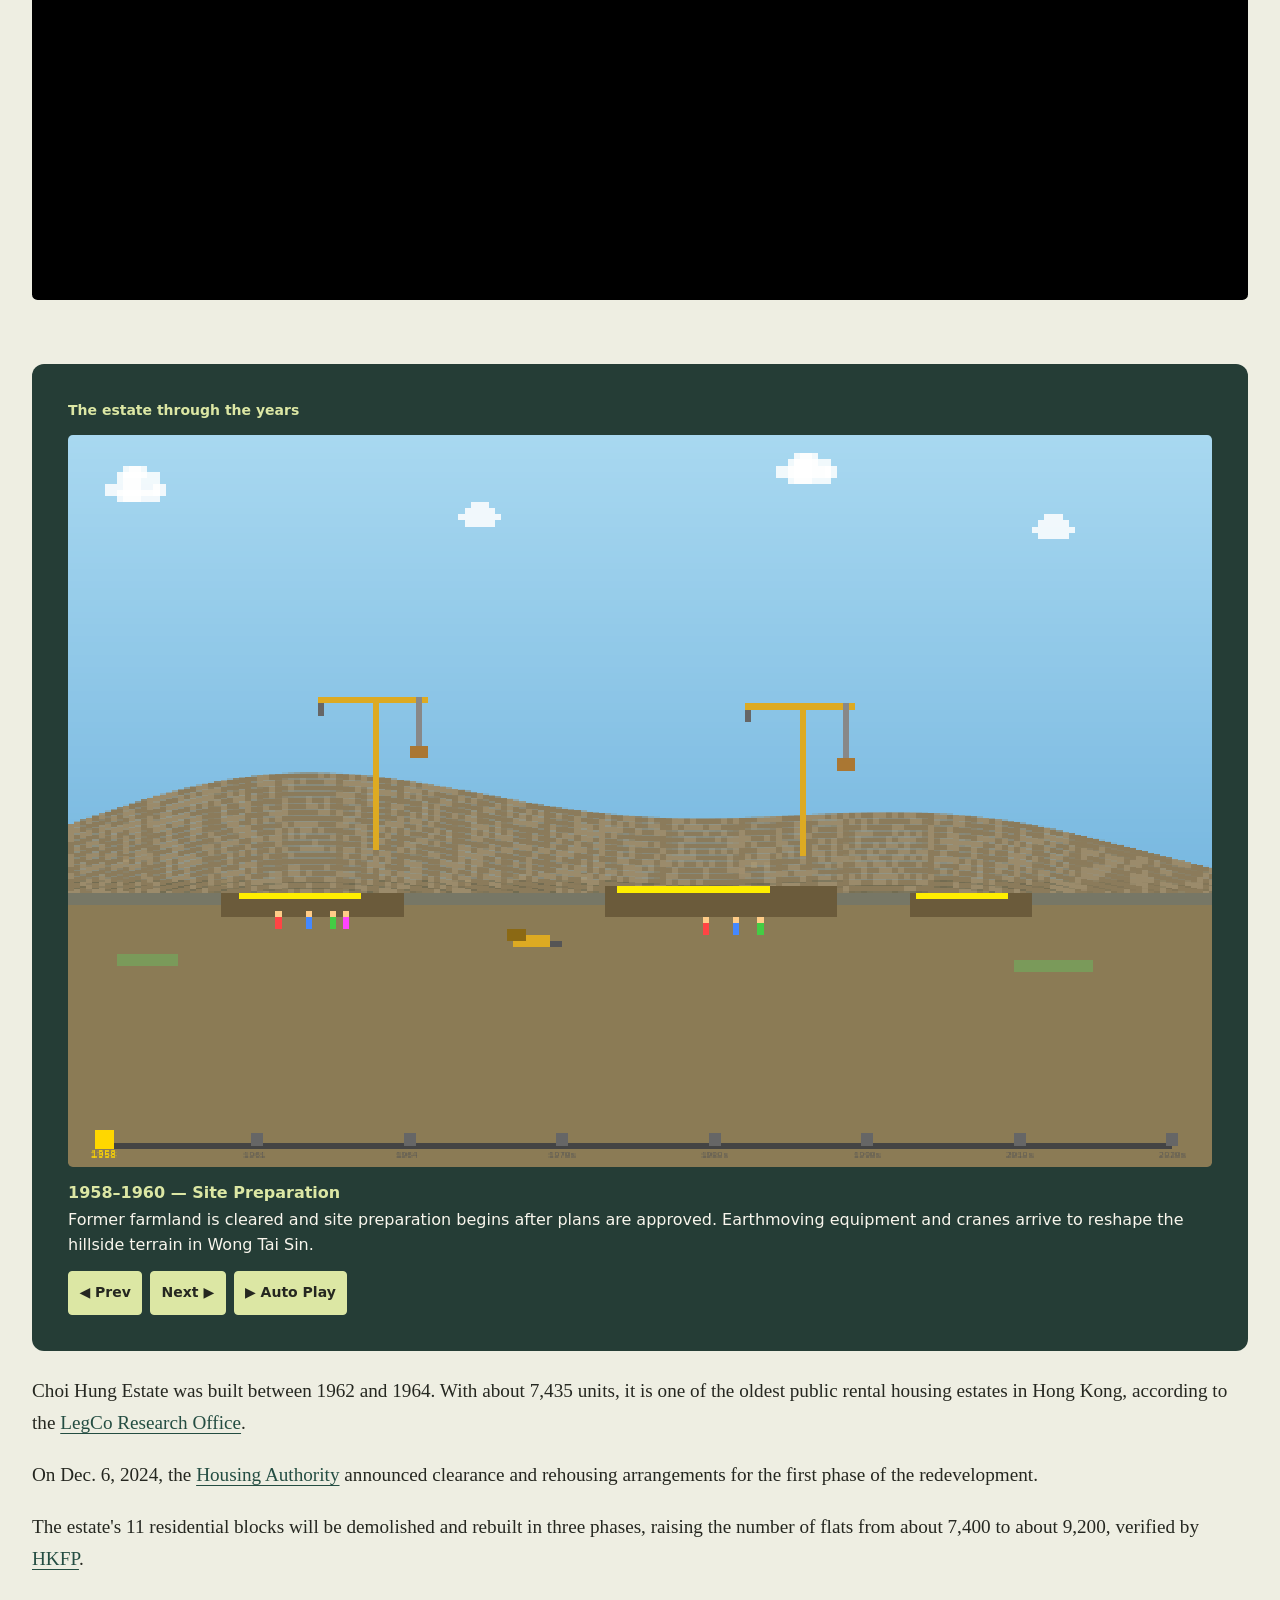
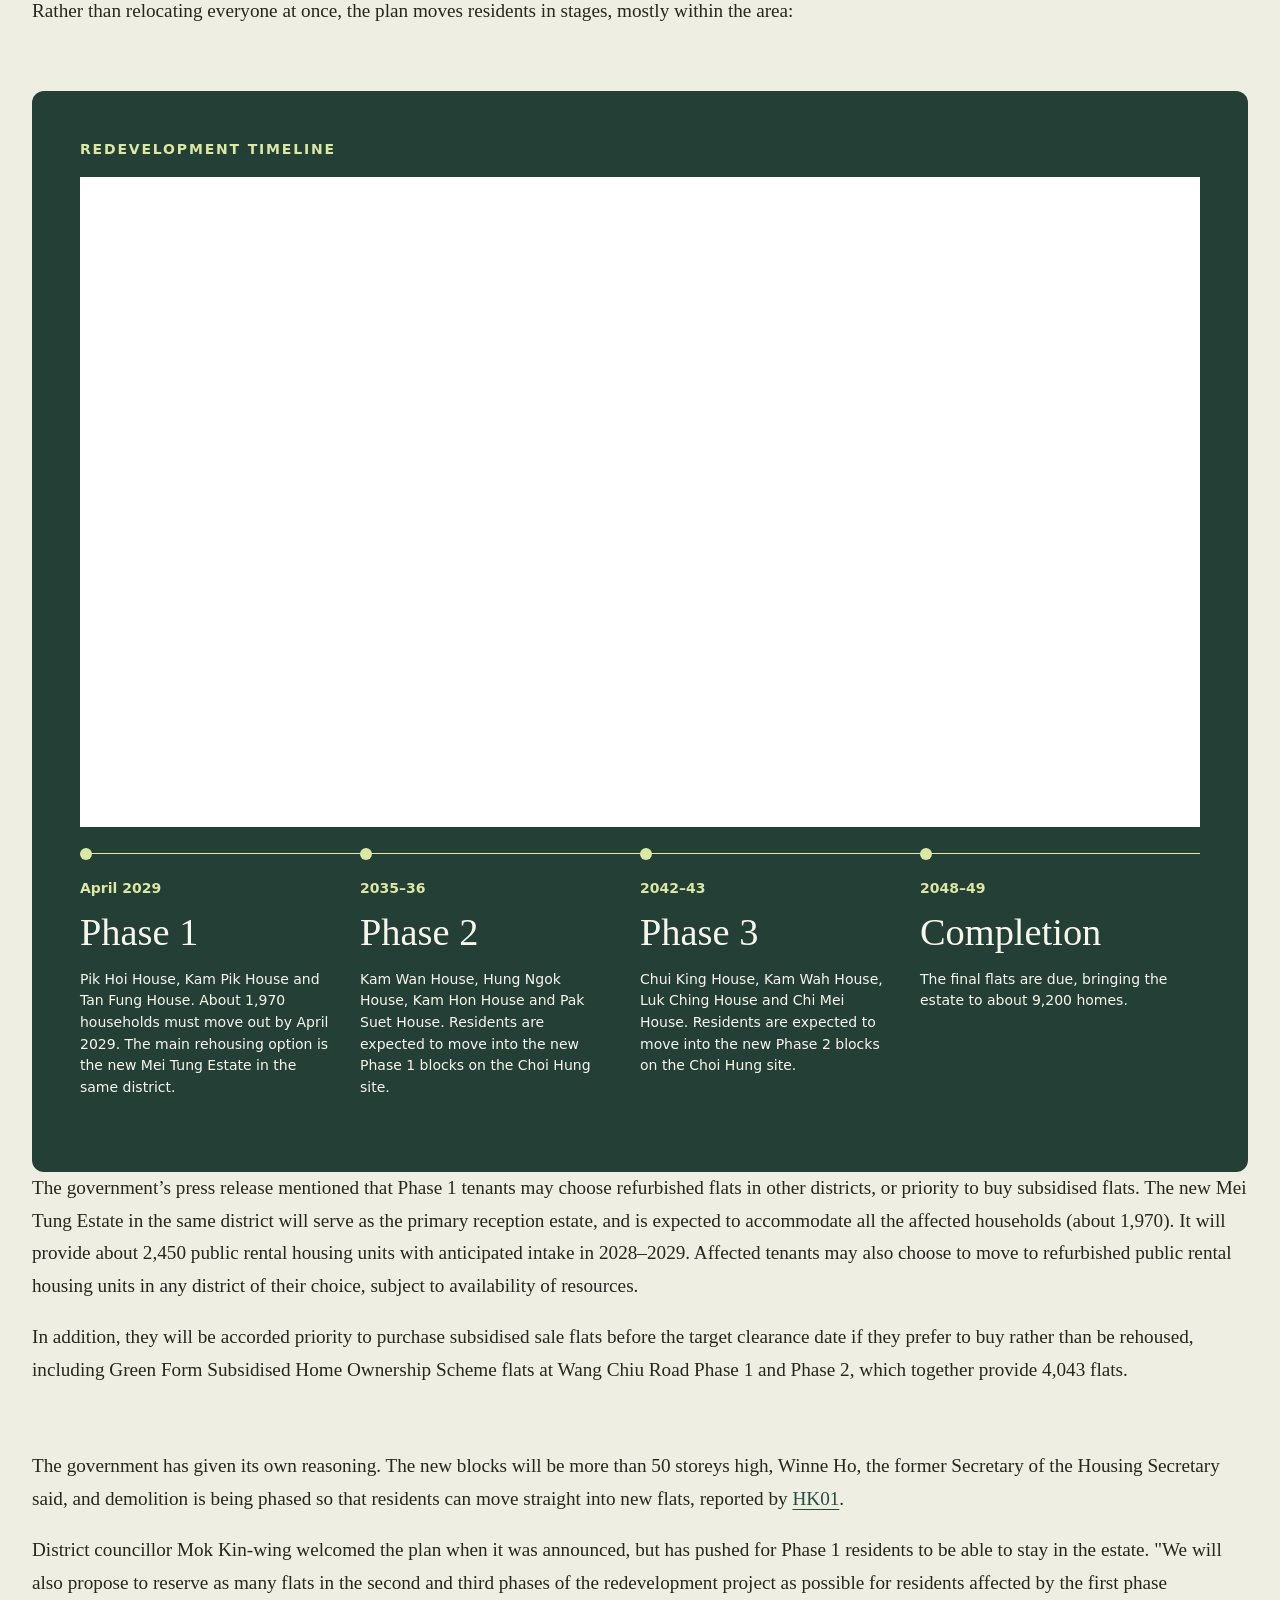
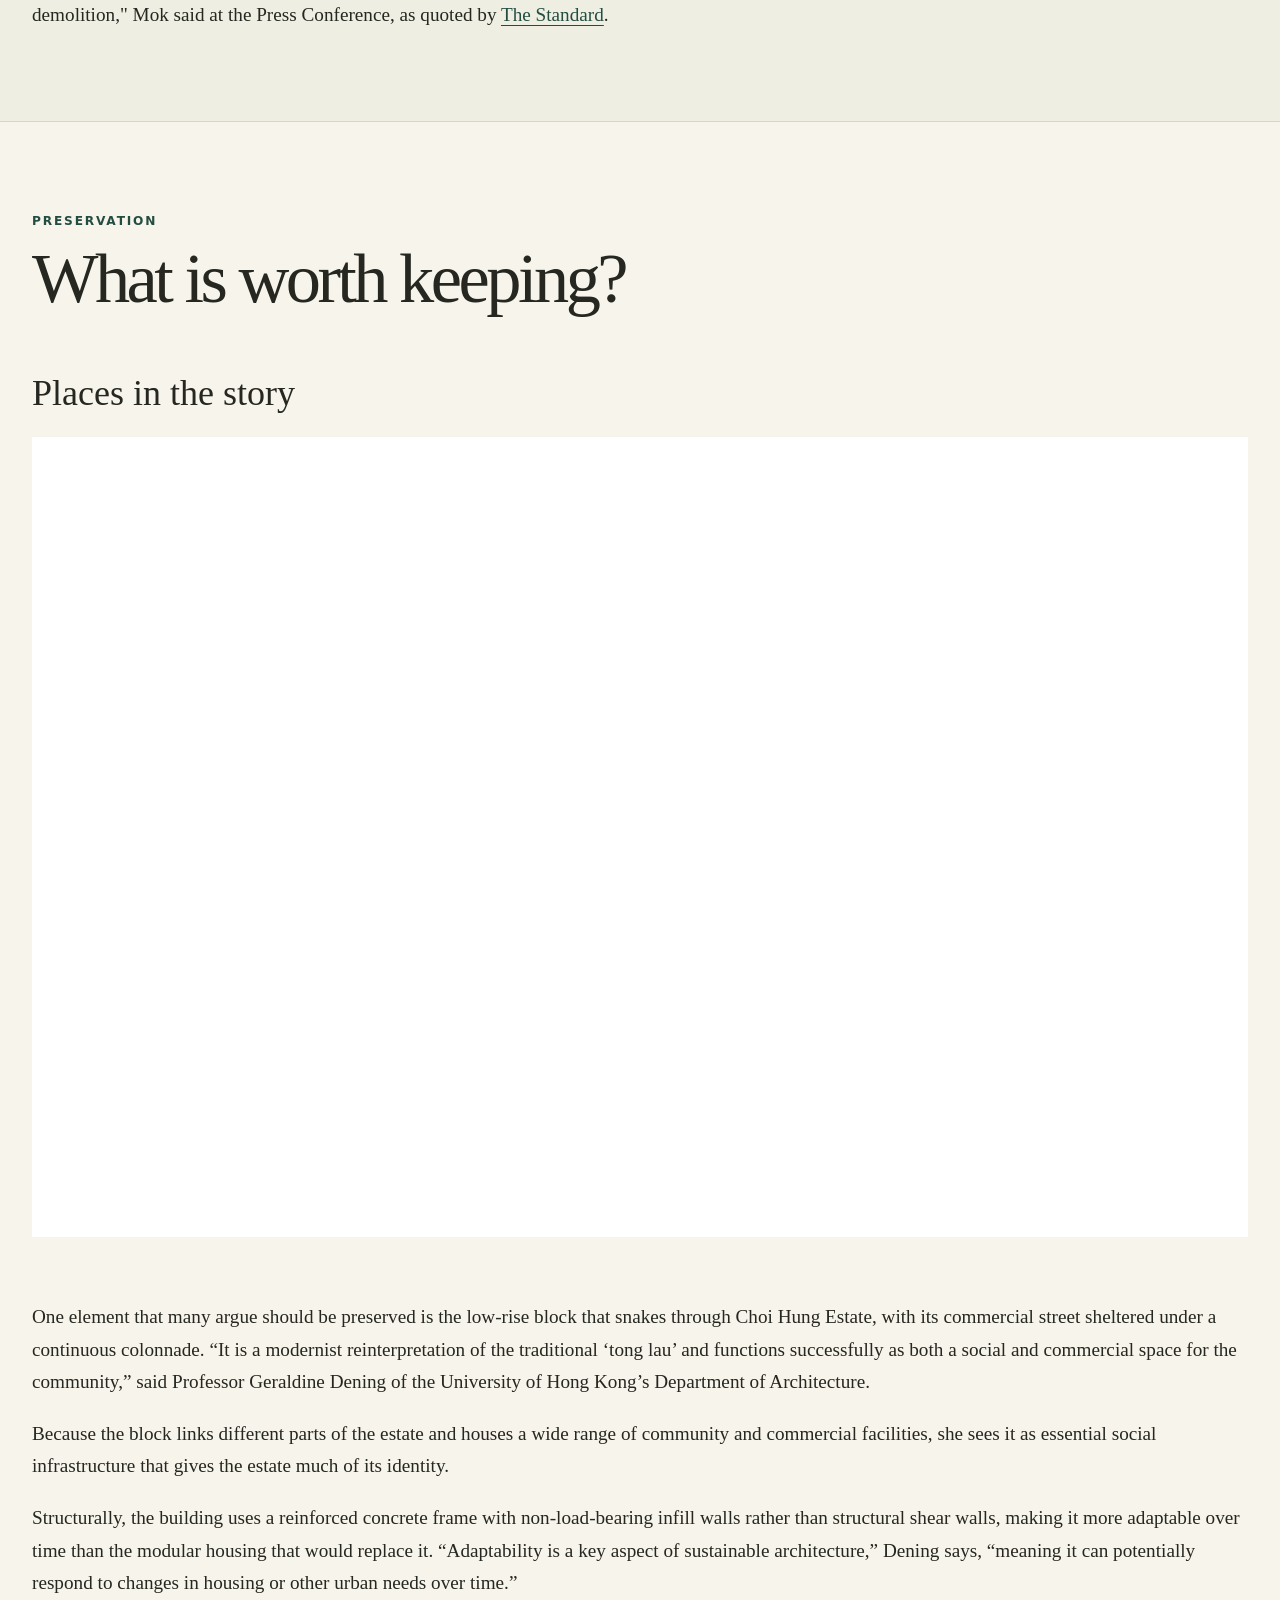
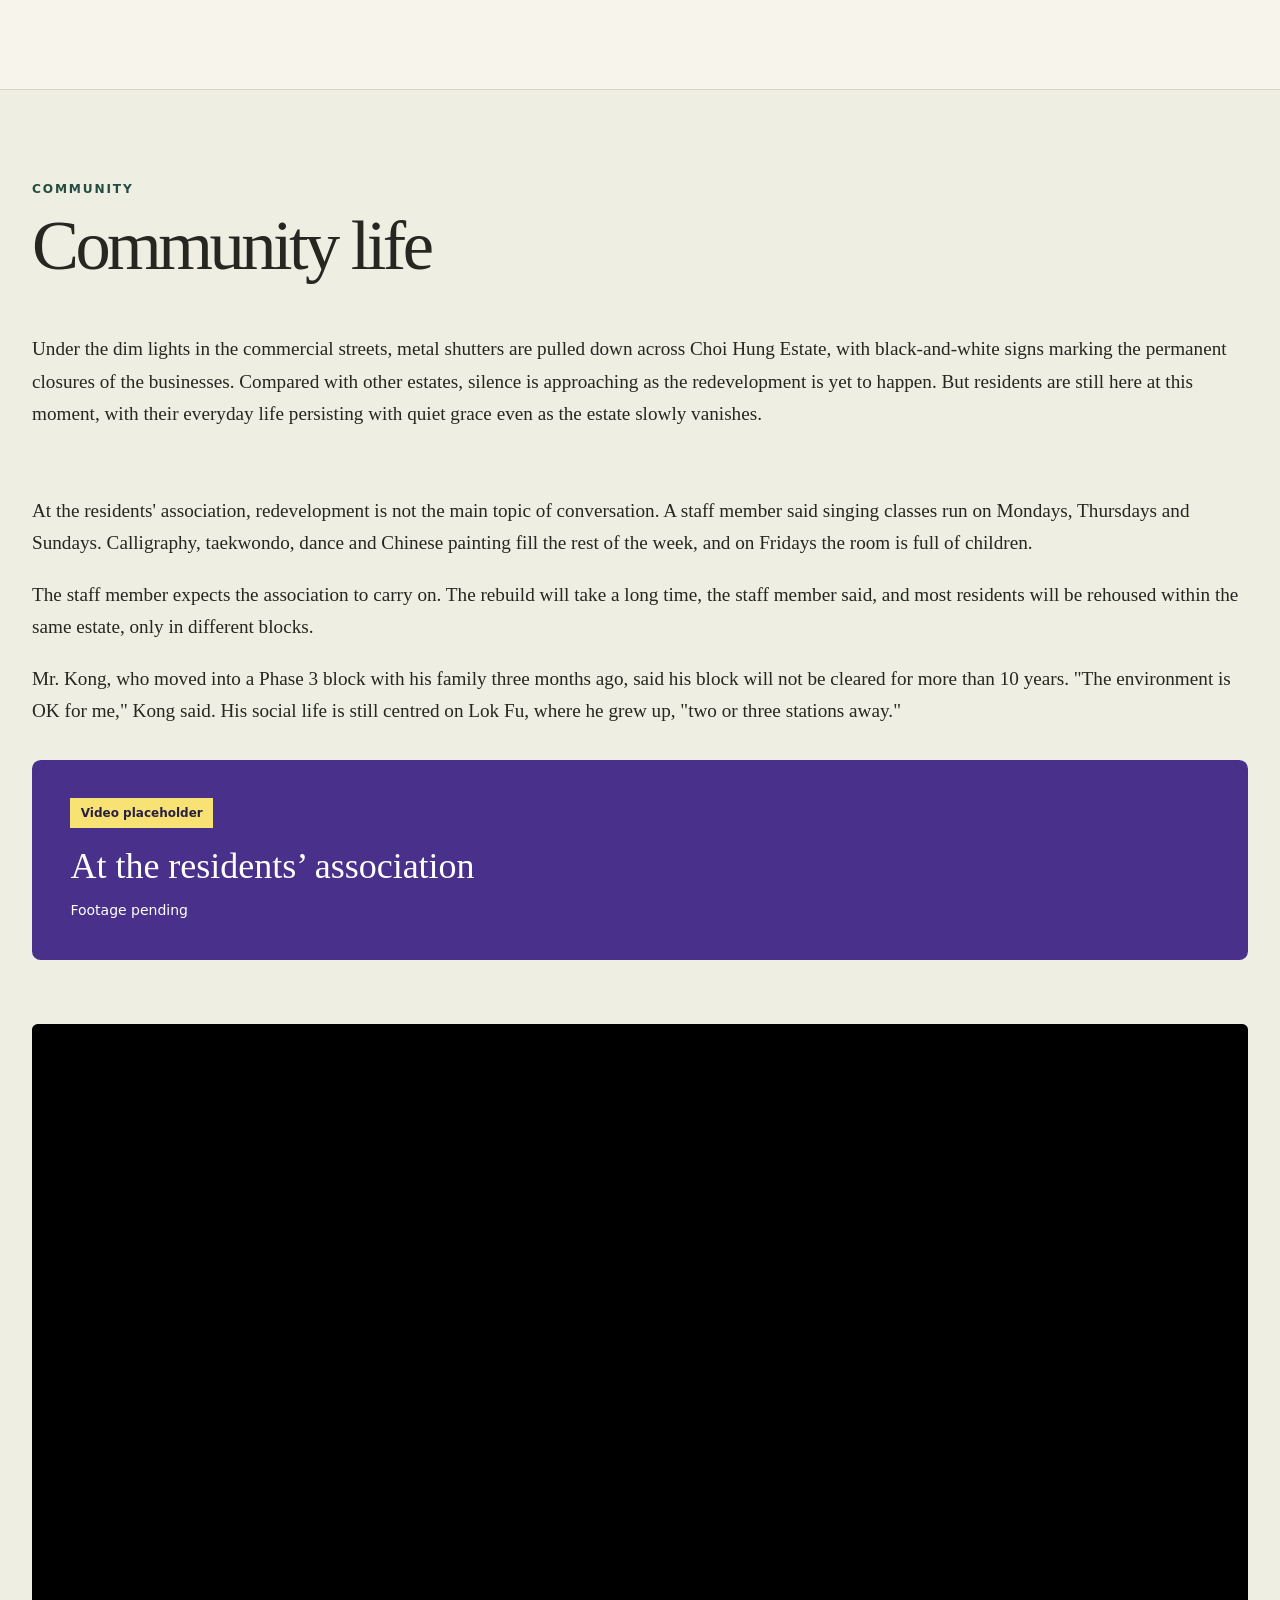
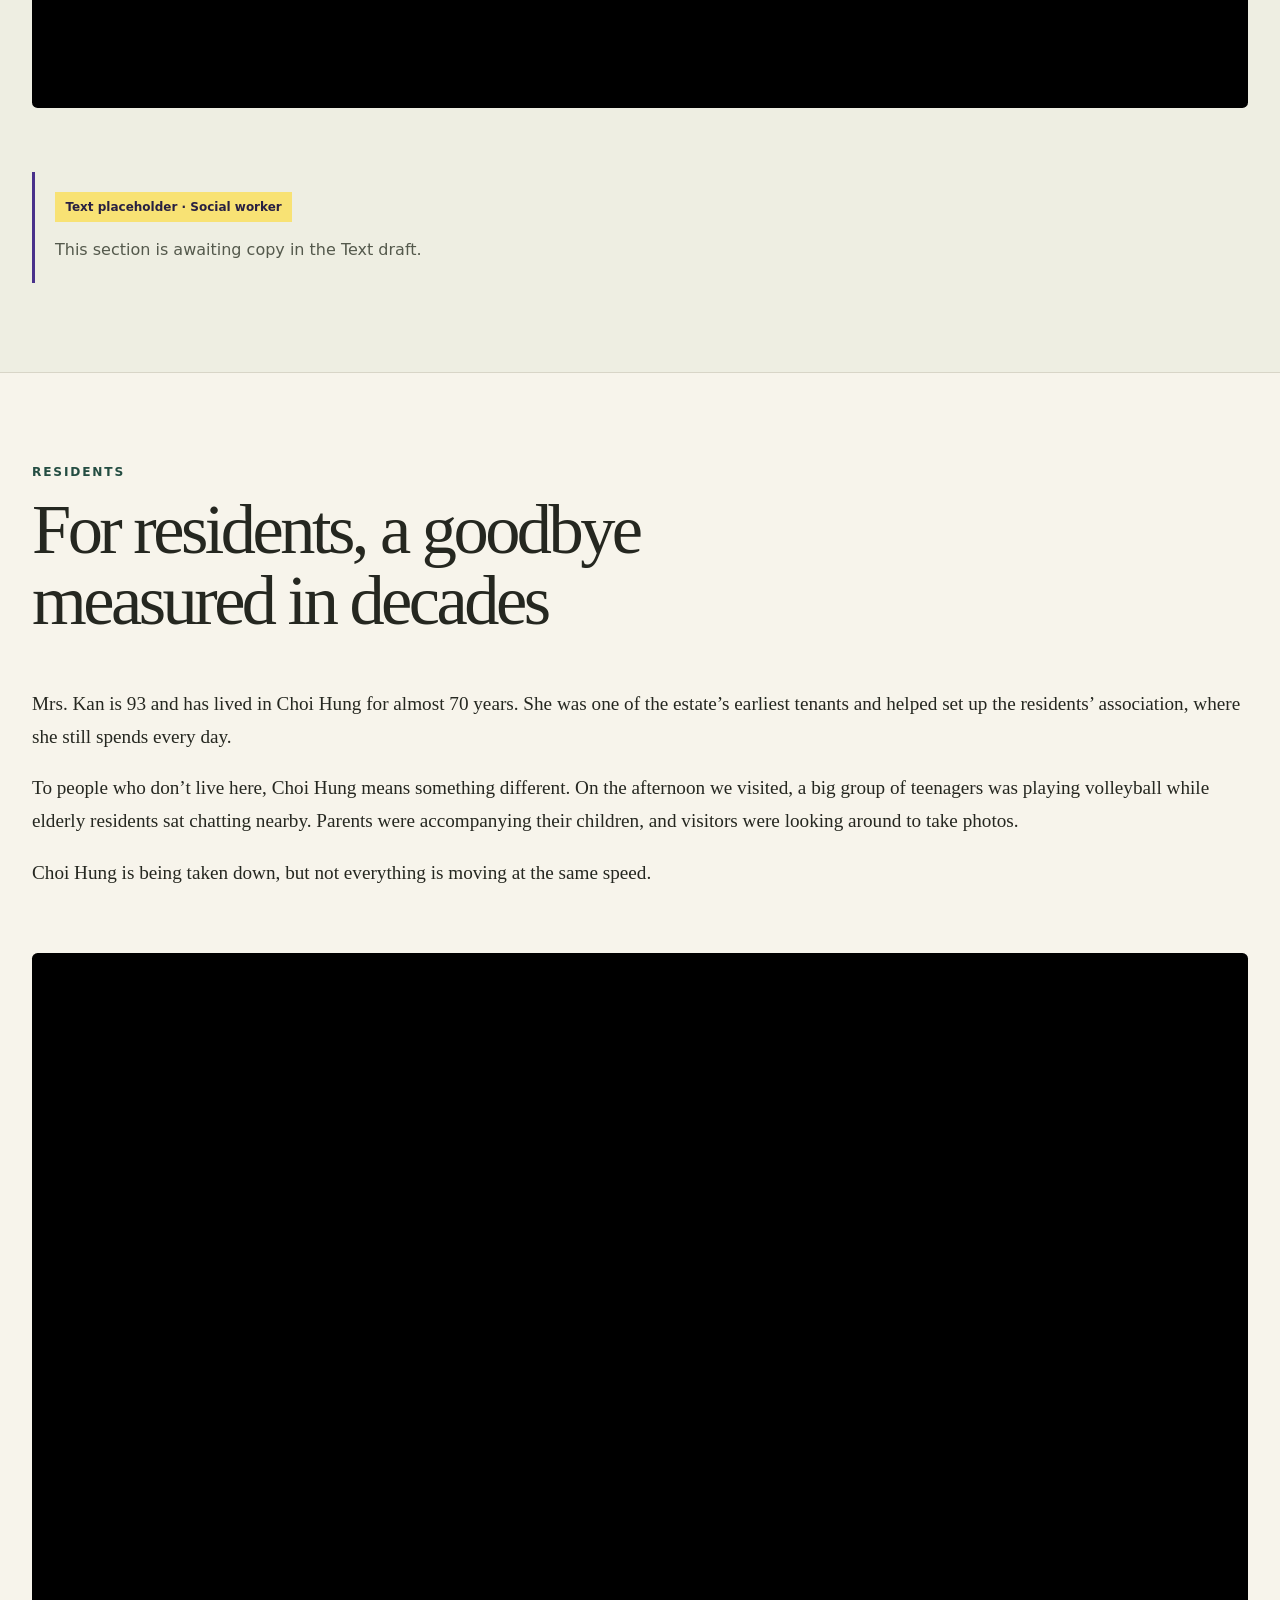
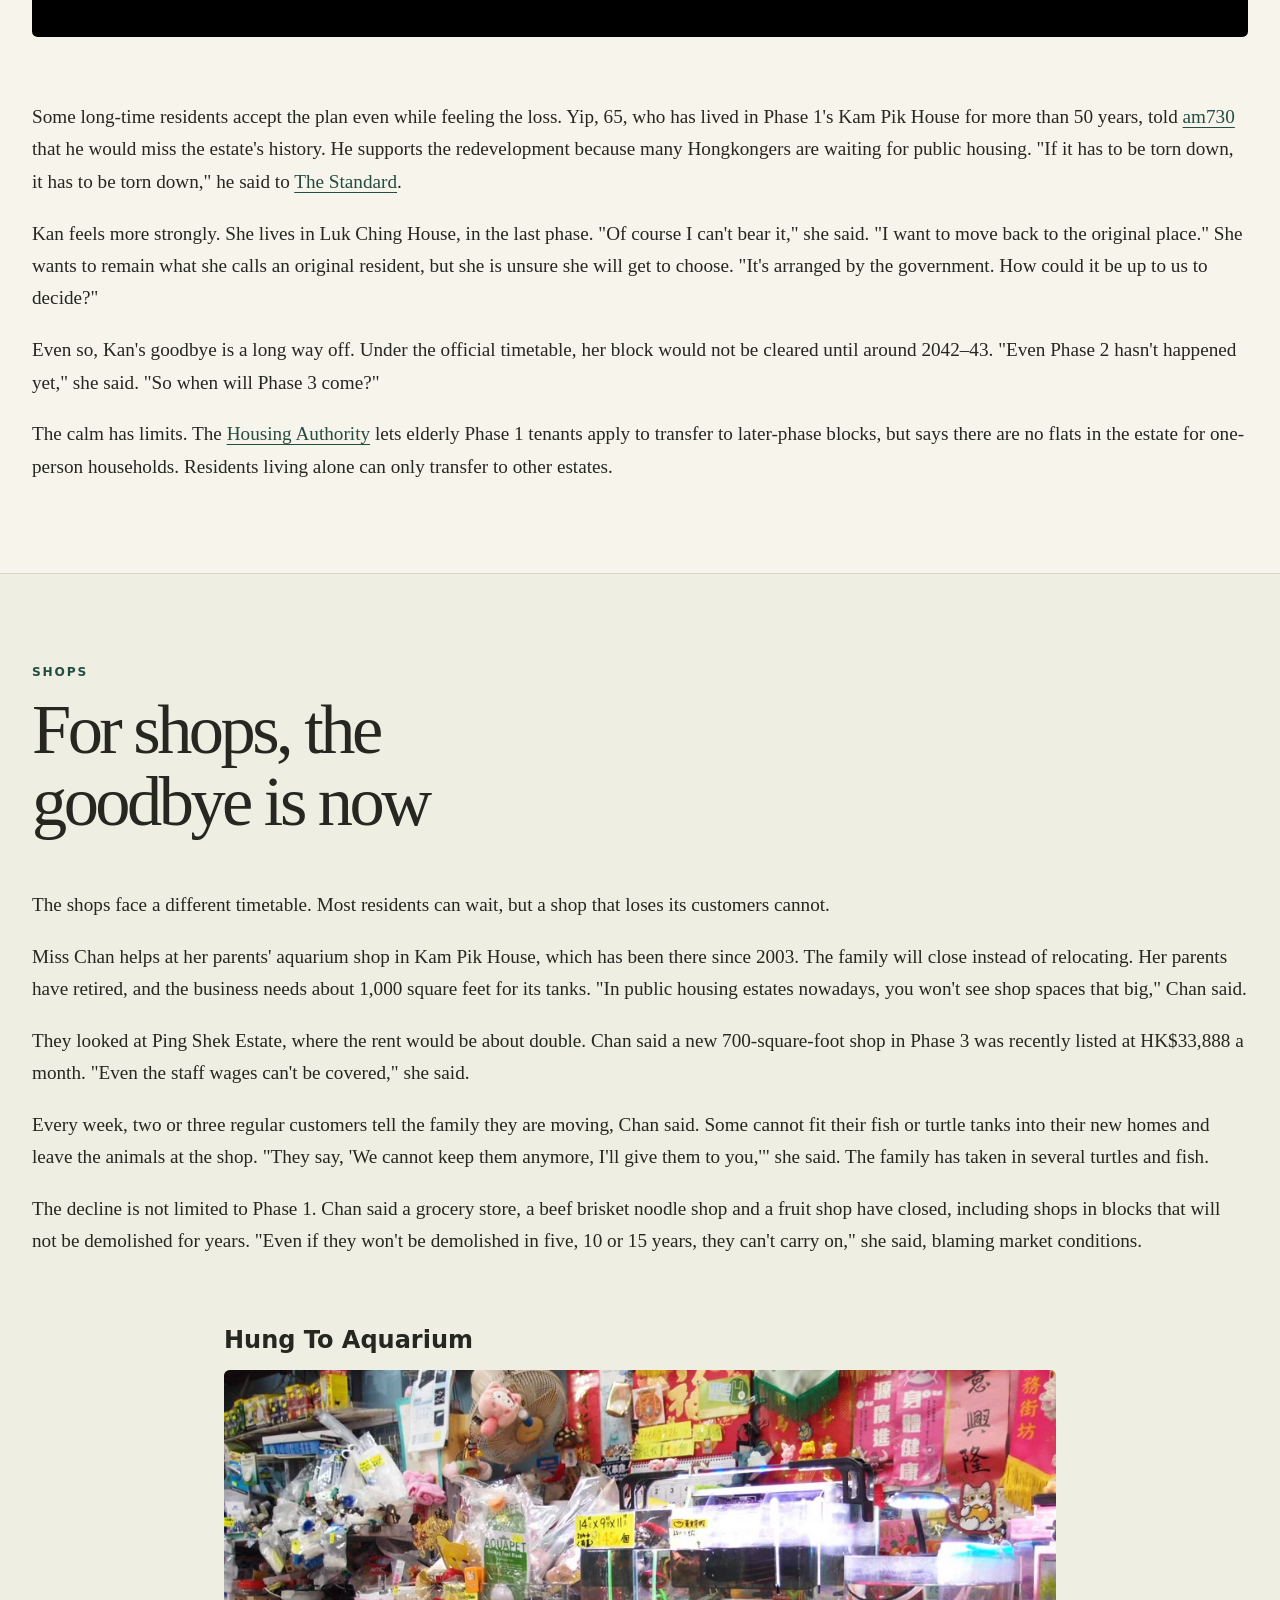
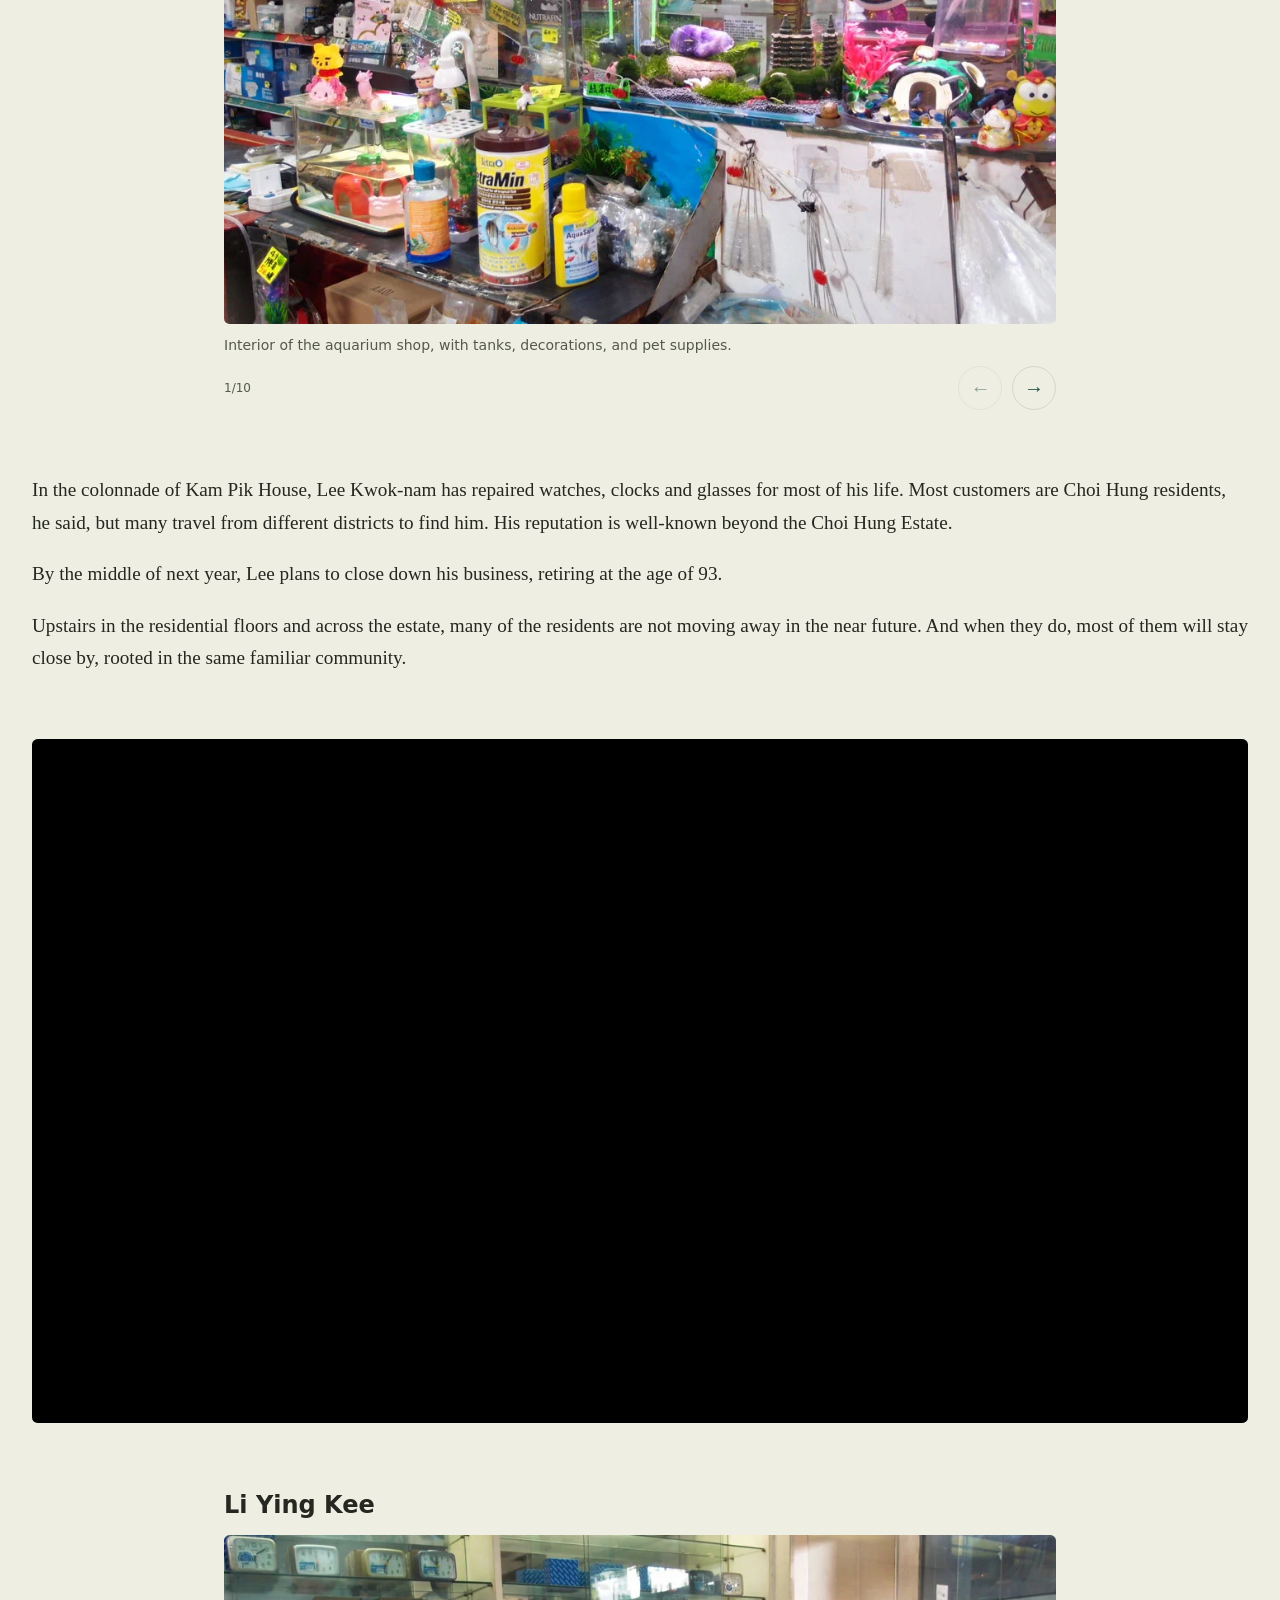
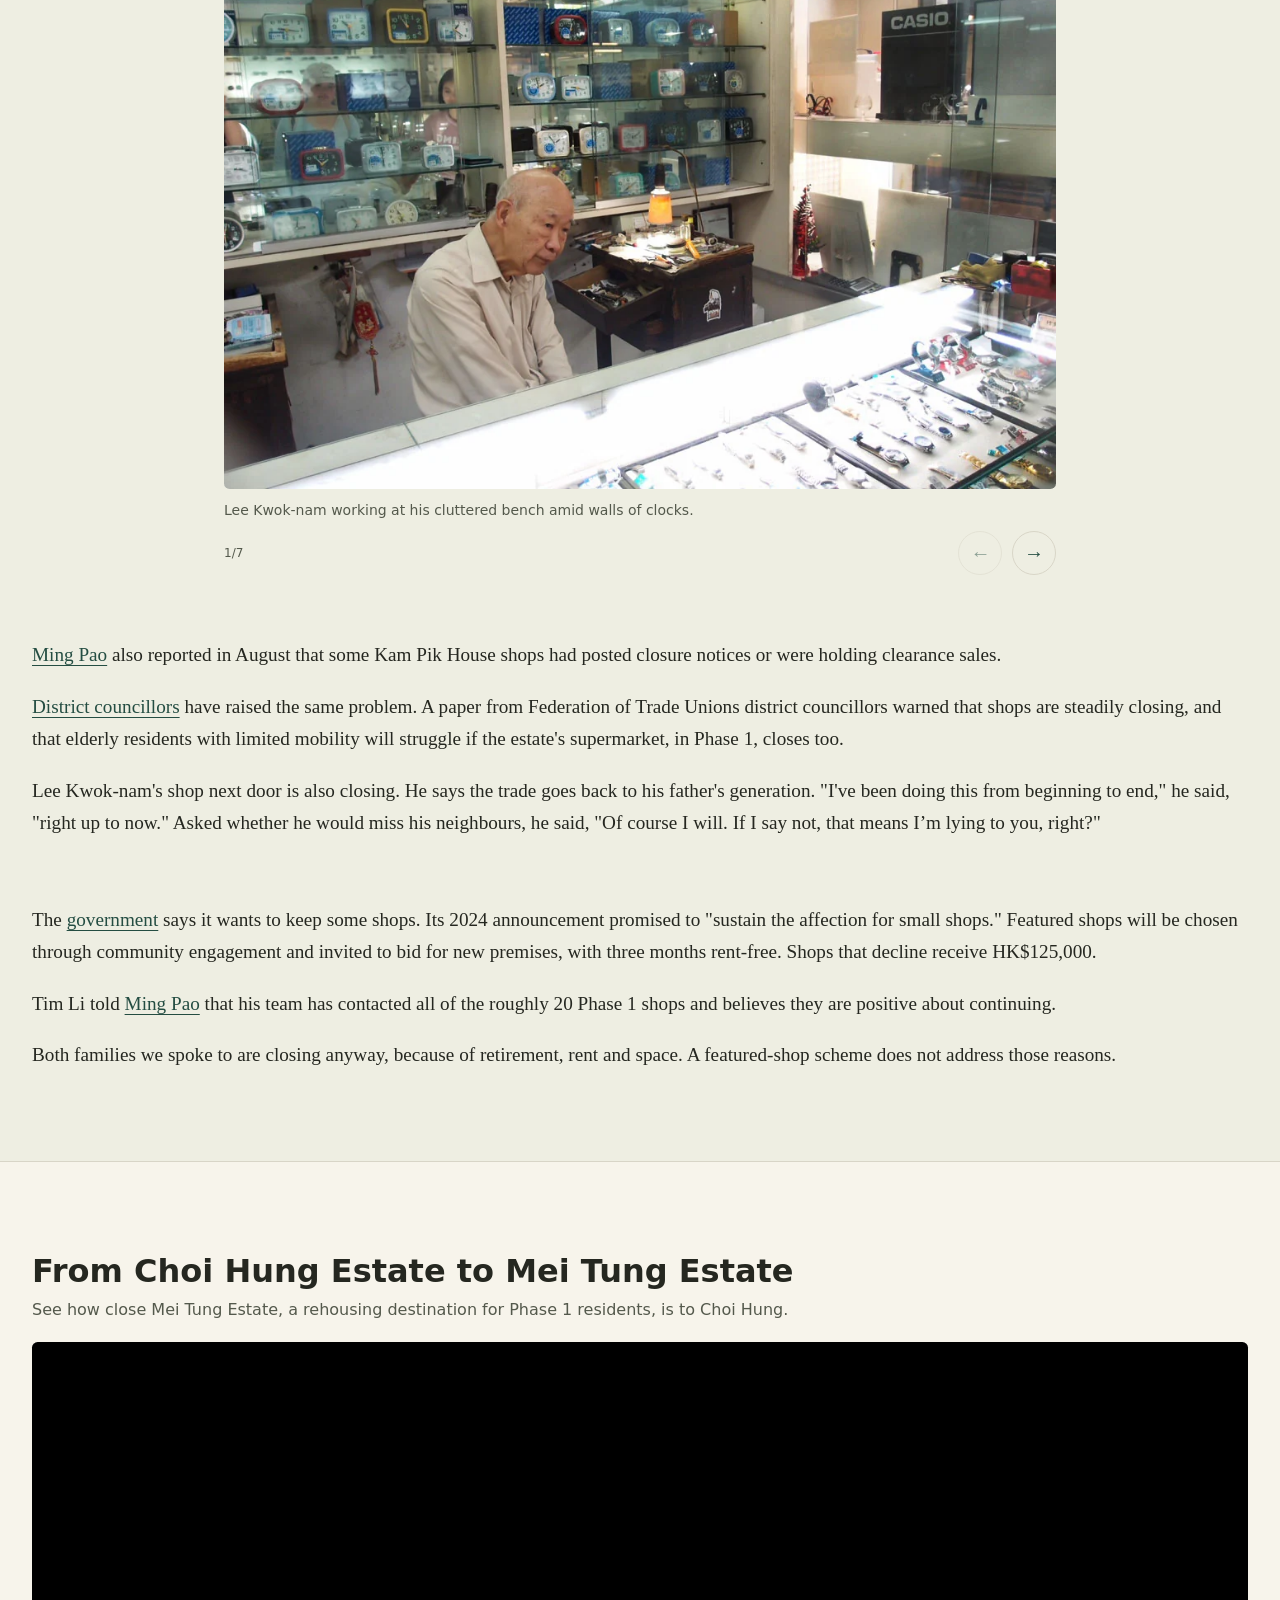
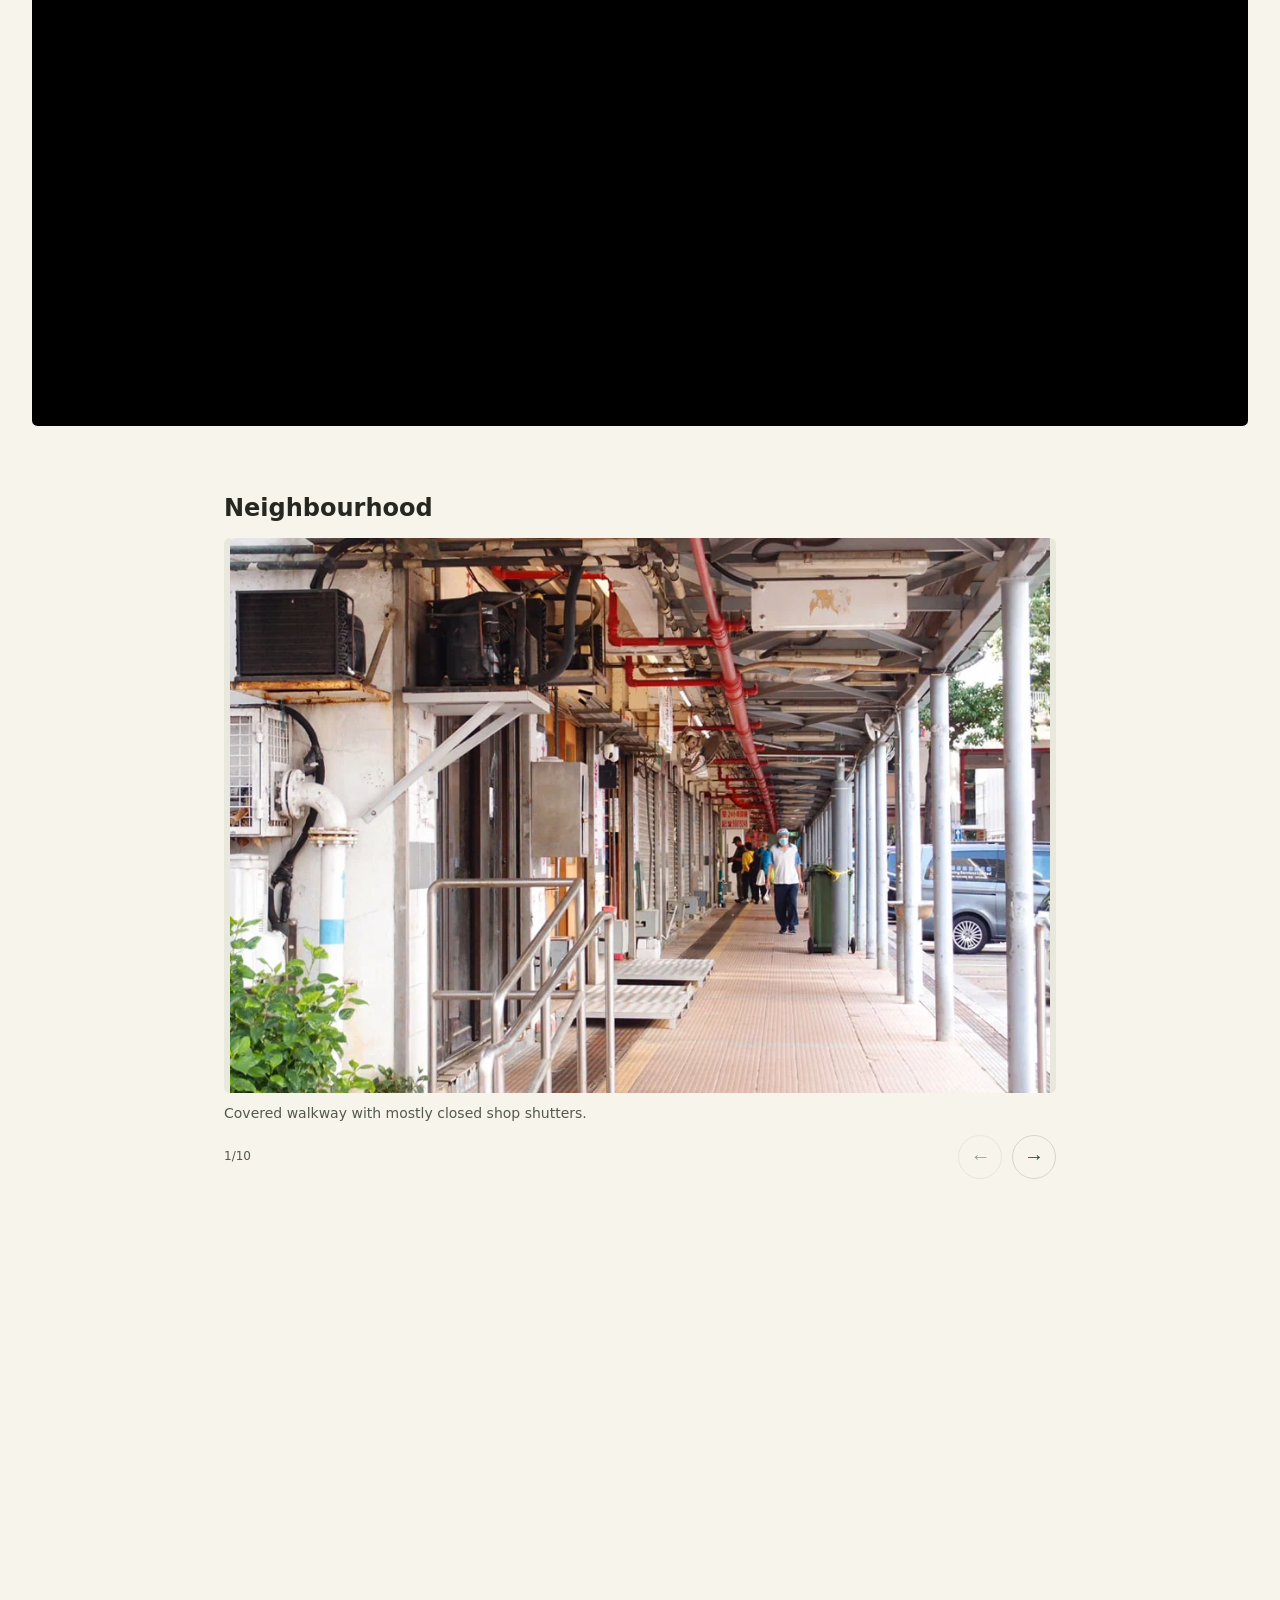
<file: test.html>
<!doctype html>
<html lang="en"><head>
  <meta charset="utf-8">
  <meta name="viewport" content="width=device-width, initial-scale=1">
  <meta name="theme-color" content="#f7f4eb">
  <meta name="description" content="In 2024, the Housing Authority announced the redevelopment of Choi Hung Estate, with residents having to relocate earliest in two years from now.">
  <title>Choi Hung Estate begins a slow goodbye, starting with its redevelopment in 2028</title>
  <link rel="stylesheet" href="vendor/swiper/swiper-bundle.min.css">
  <link rel="stylesheet" href="styles.css?v=4">
  <script src="vendor/swiper/swiper-bundle.min.js" defer=""></script>
  <script src="gallery.js?v=2" defer=""></script>
  <script src="motion.js" defer=""></script>
  <script src="estate-history.js" defer=""></script>
</head>
<body id="top">
  <a class="skip" href="#main">Skip to story</a>
  <header class="masthead">
    <div class="wrap header-inner">
      <a class="brand" href="#top"><span class="mark" aria-hidden="true"></span> Choi Hung Estate</a>
      <nav aria-label="Story sections"><a href="#redevelopment">The rebuild</a><a href="#preservation">Neighbourhood</a><a href="#story">Community</a><a href="#residents">Residents</a><a href="#shops">Shops</a><a href="#next">Closing</a><a href="#sources">Sources</a></nav>
    </div>
  </header>
  <main id="main"><section class="hero" aria-labelledby="headline">
      <div class="wrap hero-inner">
        <p class="eyebrow">Hong Kong · Public housing</p>
        <h1 id="headline">Choi Hung Estate begins <em>a slow goodbye,</em> starting with its redevelopment in 2028</h1>
        <p class="deck">In 2024, the Housing Authority announced the redevelopment of Choi Hung Estate, with residents having to relocate earliest in two years from now.</p>
        <a class="story-link" href="#redevelopment"><span aria-hidden="true">↓</span> Read the story</a>
      </div>
    </section><section id="redevelopment" class="chapter" aria-labelledby="redevelopment-title"><div class="wrap chapter-heading"><p class="eyebrow">The rebuild</p><h2 id="redevelopment-title">A 20-year rebuild, done in phases</h2></div><figure id="earth-video-1" class="interview-video">
  <figcaption><h3>An orbit around Choi Hung Estate</h3><p>An aerial tour of Choi Hung Estate and the neighbourhood around it.</p></figcaption>
  <iframe title="An orbit around Choi Hung Estate video" src="https://drive.google.com/file/d/1zy849ANQ_q80r04ZechJBaH7zpmNqCsq/preview" loading="lazy" allow="fullscreen" allowfullscreen=""></iframe>
</figure><figure class="estate-history wrap" aria-labelledby="estate-history-title" hidden="">
        <figcaption id="estate-history-title">The estate through the years</figcaption>
        <canvas id="gameCanvas" width="750" height="480" tabindex="0" aria-label="Pixel-art estate timeline. Use the arrow keys to change stages and Space to toggle autoplay."></canvas>
        <div class="history-details" aria-live="polite" aria-atomic="true">
          <p id="yearDisplay" class="history-year"></p>
          <p id="description" class="history-description"></p>
        </div>
        <div class="history-controls" role="group" aria-label="Estate history controls">
          <button id="prevBtn" type="button">◀ Prev</button>
          <button id="nextBtn" type="button">Next ▶</button>
          <button id="autoBtn" type="button">▶ Auto Play</button>
        </div>
      </figure><div id="text-4a" class="prose measure"><p>Choi Hung Estate was built between 1962 and 1964. With about 7,435 units, it is one of the oldest public rental housing estates in Hong Kong, according to the <a href="https://app7.legco.gov.hk/rpdb/en/uploads/2025/ISSH/ISSH19_2025_20250707_en.pdf">LegCo Research Office</a>.</p>
<p>On Dec. 6, 2024, the <a href="https://www.info.gov.hk/gia/general/202412/06/P2024120600218.htm">Housing Authority</a> announced clearance and rehousing arrangements for the first phase of the redevelopment.</p>
<p>The estate's 11 residential blocks will be demolished and rebuilt in three phases, raising the number of flats from about 7,400 to about 9,200, verified by <a href="https://hongkongfp.com/2024/10/31/first-tenants-of-hong-kongs-choi-hung-estate-to-begin-moving-out-in-2028-as-redevelopment-set-for-2049-completion/">HKFP</a>.</p>
<p>Rather than relocating everyone at once, the plan moves residents in stages, mostly within the area:</p></div><figure class="timeline wrap" aria-labelledby="timeline-title">
        <figcaption id="timeline-title">Redevelopment timeline</figcaption>
        <iframe class="knightlab-embed timeline-embed" title="Choi Hung Estate interactive timeline" width="100%" height="650" loading="lazy" allowfullscreen="" src="https://cdn.knightlab.com/libs/timeline3/latest/embed/index.html?source=v2%3A2PACX-1vQSINF4Z9VQrUC9lxY2sVhEqk9RJDs5AckryLCi69MP6IN8wHuLTheE7pDvbLVatQh3ShbFIFVR9W2f&amp;font=Default&amp;lang=en&amp;initial_zoom=2&amp;width=100%25&amp;height=650"></iframe>
        <ol class="timeline-list">
          <li class="timeline-item">
            <span class="timeline-marker" aria-hidden="true"></span>
            <span class="timeline-date">April 2029</span>
            <h3>Phase 1</h3>
            <p>Pik Hoi House, Kam Pik House and Tan Fung House. About 1,970 households must move out by April 2029. The main rehousing option is the new Mei Tung Estate in the same district.</p>
          </li>
          <li class="timeline-item">
            <span class="timeline-marker" aria-hidden="true"></span>
            <span class="timeline-date">2035–36</span>
            <h3>Phase 2</h3>
            <p>Kam Wan House, Hung Ngok House, Kam Hon House and Pak Suet House. Residents are expected to move into the new Phase 1 blocks on the Choi Hung site.</p>
          </li>
          <li class="timeline-item">
            <span class="timeline-marker" aria-hidden="true"></span>
            <span class="timeline-date">2042–43</span>
            <h3>Phase 3</h3>
            <p>Chui King House, Kam Wah House, Luk Ching House and Chi Mei House. Residents are expected to move into the new Phase 2 blocks on the Choi Hung site.</p>
          </li>
          <li class="timeline-item">
            <span class="timeline-marker" aria-hidden="true"></span>
            <span class="timeline-date">2048–49</span>
            <h3>Completion</h3>
            <p>The final flats are due, bringing the estate to about 9,200 homes.</p>
          </li>
        </ol>
      </figure><div id="text-4b" class="prose measure"><p>The government’s press release mentioned that Phase 1 tenants may choose refurbished flats in other districts, or priority to buy subsidised flats. The new Mei Tung Estate in the same district will serve as the primary reception estate, and is expected to accommodate all the affected households (about 1,970). It will provide about 2,450 public rental housing units with anticipated intake in 2028–2029. Affected tenants may also choose to move to refurbished public rental housing units in any district of their choice, subject to availability of resources. </p>
<p>In addition, they will be accorded priority to purchase subsidised sale flats before the target clearance date if they prefer to buy rather than be rehoused, including Green Form Subsidised Home Ownership Scheme flats at Wang Chiu Road Phase 1 and Phase 2, which together provide 4,043 flats.</p></div><div id="text-12" class="prose measure"><p>The government has given its own reasoning. The new blocks will be more than 50 storeys high, Winne Ho, the former Secretary of the Housing Secretary said, and demolition is being phased so that residents can move straight into new flats, reported by <a href="https://www.hk01.com/%E7%A4%BE%E6%9C%83%E6%96%B0%E8%81%9E/1072256/%E5%BD%A9%E8%99%B9%E9%82%A8%E9%87%8D%E5%BB%BA-%E4%BD%95%E6%B0%B8%E8%B3%A2-%E6%B8%85%E6%8B%86%E5%BE%8C%E5%B0%87%E5%BB%BA%E6%88%90%E8%B6%85%E9%81%8E50%E5%B1%A4%E9%AB%98%E6%A8%93%E5%AE%87-%E5%82%B2%E8%A6%96%E5%90%8C%E5%8D%80%E5%85%AC%E5%B1%8B">HK01</a>. </p>
<p>District councillor Mok Kin-wing welcomed the plan when it was announced, but has pushed for Phase 1 residents to be able to stay in the estate. "We will also propose to reserve as many flats in the second and third phases of the redevelopment project as possible for residents affected by the first phase demolition," Mok said at the Press Conference, as quoted by <a href="https://www.thestandard.com.hk/news/article/67382/Demolition-details-of-Choi-Hung-Estate-bared">The Standard</a>.</p></div></section><section id="preservation" class="chapter" aria-labelledby="preservation-title"><div class="wrap chapter-heading"><p class="eyebrow">Preservation</p><h2 id="preservation-title">What is worth keeping?</h2></div><section id="story-map" class="story-map wrap" aria-labelledby="story-map-title">
  <h3 id="story-map-title">Places in the story</h3>
  <iframe class="knightlab-embed" title="Places in the story — Choi Hung beyond the postcard" width="100%" height="800" loading="lazy" allowfullscreen="" src="https://uploads.knightlab.com/storymapjs/65a1bb8cd3b248befb591a0eb5f16fa3/choi-hung-beyond-the-postcard/index.html"></iframe>
</section><div id="text-10" class="prose measure"><p>One element that many argue should be preserved is the low-rise block that snakes through Choi Hung Estate, with its commercial street sheltered under a continuous colonnade. “It is a modernist reinterpretation of the traditional ‘tong lau’ and functions successfully as both a social and commercial space for the community,” said Professor Geraldine Dening of the University of Hong Kong’s Department of Architecture.</p>
<p>Because the block links different parts of the estate and houses a wide range of community and commercial facilities, she sees it as essential social infrastructure that gives the estate much of its identity. </p>
<p>Structurally, the building uses a reinforced concrete frame with non-load-bearing infill walls rather than structural shear walls, making it more adaptable over time than the modular housing that would replace it. “Adaptability is a key aspect of sustainable architecture,” Dening says, “meaning it can potentially respond to changes in housing or other urban needs over time.”</p></div></section><section id="story" class="chapter" aria-labelledby="community-title"><div class="wrap chapter-heading"><p class="eyebrow">Community</p><h2 id="community-title">Community life</h2></div><div id="text-1" class="prose measure"><p>Under the dim lights in the commercial streets, metal shutters are pulled down across Choi Hung Estate, with black-and-white signs marking the permanent closures of the businesses. Compared with other estates, silence is approaching as the redevelopment is yet to happen. But residents are still here at this moment, with their everyday life persisting with quiet grace even as the estate slowly vanishes.</p></div><div id="text-5" class="prose measure"><p>At the residents' association, redevelopment is not the main topic of conversation. A staff member said singing classes run on Mondays, Thursdays and Sundays. Calligraphy, taekwondo, dance and Chinese painting fill the rest of the week, and on Fridays the room is full of children. </p>
<p>The staff member expects the association to carry on. The rebuild will take a long time, the staff member said, and most residents will be rehoused within the same estate, only in different blocks.</p>
<p>Mr. Kong, who moved into a Phase 3 block with his family three months ago, said his block will not be cleared for more than 10 years. "The environment is OK for me," Kong said. His social life is still centred on Lok Fu, where he grew up, "two or three stations away."</p></div><aside id="staff-video" class="film wrap"><span class="placeholder-label">Video placeholder</span><h3>At the residents’ association</h3><p>Footage pending</p></aside><figure id="basketball-video" class="interview-video">
  <iframe title="At the basketball court — Student Mak interview video" src="https://drive.google.com/file/d/1azHcuKcge0965CCKBQEfKu883OurDoqs/preview" loading="lazy" allow="fullscreen" allowfullscreen=""></iframe>
</figure><aside class="copy-placeholder measure" id="text-11"><span class="placeholder-label">Text placeholder · Social worker</span><p>This section is awaiting copy in the Text draft.</p></aside></section><section id="residents" class="chapter" aria-labelledby="residents-title"><div class="wrap chapter-heading"><p class="eyebrow">Residents</p><h2 id="residents-title">For residents, a goodbye measured in decades</h2></div><div id="text-3" class="prose measure"><p>Mrs. Kan is 93 and has lived in Choi Hung for almost 70 years. She was one of the estate’s earliest tenants and helped set up the residents’ association, where she still spends every day.</p>
<p>To people who don’t live here, Choi Hung means something different. On the afternoon we visited, a big group of teenagers was playing volleyball while elderly residents sat chatting nearby. Parents were accompanying their children, and visitors were looking around to take photos.</p>
<p>Choi Hung is being taken down, but not everything is moving at the same speed.</p></div><figure id="kan-video" class="interview-video">
  <iframe title="Mrs. Kan interview video" src="https://drive.google.com/file/d/1l9lvq_pPf1lnRuvF1nCZv-XNCjOR7zkU/preview" loading="lazy" allow="fullscreen" allowfullscreen=""></iframe>
</figure><div id="text-6" class="prose measure"><p>Some long-time residents accept the plan even while feeling the loss. Yip, 65, who has lived in Phase 1's Kam Pik House for more than 50 years, told <a href="https://www.am730.com.hk/article/501894">am730</a> that he would miss the estate's history. He supports the redevelopment because many Hongkongers are waiting for public housing. "If it has to be torn down, it has to be torn down," he said to <a href="https://www.thestandard.com.hk/news/article/67382/Demolition-details-of-Choi-Hung-Estate-bared">The Standard</a>.</p>
<p>Kan feels more strongly. She lives in Luk Ching House, in the last phase. "Of course I can't bear it," she said. "I want to move back to the original place." She wants to remain what she calls an original resident, but she is unsure she will get to choose. "It's arranged by the government. How could it be up to us to decide?"</p>
<p>Even so, Kan's goodbye is a long way off. Under the official timetable, her block would not be cleared until around 2042–43. "Even Phase 2 hasn't happened yet," she said. "So when will Phase 3 come?"</p>
<p>The calm has limits. The <a href="https://www.info.gov.hk/gia/general/202412/06/P2024120600218.htm">Housing Authority</a> lets elderly Phase 1 tenants apply to transfer to later-phase blocks, but says there are no flats in the estate for one-person households. Residents living alone can only transfer to other estates. </p></div></section><section id="shops" class="chapter" aria-labelledby="shops-title"><div class="wrap chapter-heading"><p class="eyebrow">Shops</p><h2 id="shops-title">For shops, the goodbye is now</h2></div><div id="text-7" class="prose measure"><p>The shops face a different timetable. Most residents can wait, but a shop that loses its customers cannot.</p>
<p>Miss Chan helps at her parents' aquarium shop in Kam Pik House, which has been there since 2003. The family will close instead of relocating. Her parents have retired, and the business needs about 1,000 square feet for its tanks. "In public housing estates nowadays, you won't see shop spaces that big," Chan said.</p>
<p>They looked at Ping Shek Estate, where the rent would be about double. Chan said a new 700-square-foot shop in Phase 3 was recently listed at HK$33,888 a month. "Even the staff wages can't be covered," she said. </p>
<p>Every week, two or three regular customers tell the family they are moving, Chan said. Some cannot fit their fish or turtle tanks into their new homes and leave the animals at the shop. "They say, 'We cannot keep them anymore, I'll give them to you,'" she said. The family has taken in several turtles and fish.</p>
<p>The decline is not limited to Phase 1. Chan said a grocery store, a beef brisket noodle shop and a fruit shop have closed, including shops in blocks that will not be demolished for years. "Even if they won't be demolished in five, 10 or 15 years, they can't carry on," she said, blaming market conditions. </p></div><div class="gallery-feature wrap"><div class="gallery swiper" role="region" aria-label="Hung To Aquarium gallery">
        <h3 class="gallery-title">Hung To Aquarium</h3>
        <div class="swiper-wrapper">
          <figure class="swiper-slide">
            <div class="crop"><img src="assets/galleries/aquarium/8.webp" alt="Illuminated fish tanks surrounded by containers of fish food and shop decorations" width="1008" height="672" loading="lazy"></div>
            <figcaption>Interior of the aquarium shop, with tanks, decorations, and pet supplies.</figcaption>
          </figure>
          <figure class="swiper-slide">
            <div class="crop"><img src="assets/galleries/aquarium/9.webp" alt="Turtle tanks beneath a brightly lit aquarium of colourful fish" width="1008" height="672" loading="lazy"></div>
            <figcaption>Stacked tanks with colourful fish and turtles.</figcaption>
          </figure>
          <figure class="swiper-slide">
            <div class="crop"><img src="assets/galleries/aquarium/10.webp" alt="Rows of aquariums with blue backgrounds and yellow handwritten price tags" width="765" height="526" loading="lazy"></div>
            <figcaption>Rows of tanks with tropical fish.</figcaption>
          </figure>
          <figure class="swiper-slide">
            <div class="crop"><img src="assets/galleries/aquarium/11.webp" alt="Dark spotted fish on gravel in a blue-backed aquarium" width="936" height="623" loading="lazy"></div>
            <figcaption>Fish tanks with decorative rocks and water jugs stored underneath.</figcaption>
          </figure>
          <figure class="swiper-slide">
            <div class="crop"><img src="assets/galleries/aquarium/12.webp" alt="Orange goldfish swimming together in a glass aquarium" width="1008" height="672" loading="lazy"></div>
            <figcaption>Tanks of orange goldfish for sale.</figcaption>
          </figure>
          <figure class="swiper-slide">
            <div class="crop"><img src="assets/galleries/aquarium/13.webp" alt="Red scoop and clear measuring jugs between stacked fish tanks" width="864" height="549" loading="lazy"></div>
            <figcaption>Working area with nets, containers, and fish tanks.</figcaption>
          </figure>
          <figure class="swiper-slide">
            <div class="crop"><img src="assets/galleries/aquarium/14.webp" alt="Pink, yellow and orange fish in a blue-backed aquarium" width="1008" height="672" loading="lazy"></div>
            <figcaption>Close-up of bright neon tetras swimming in a tank.</figcaption>
          </figure>
          <figure class="swiper-slide">
            <div class="crop"><img src="assets/galleries/aquarium/15.webp" alt="School of small fish above labelled pots of aquatic plants" width="1008" height="672" loading="lazy"></div>
            <figcaption>Planted aquarium with small fish, aquatic plants, and price tags.</figcaption>
          </figure>
          <figure class="swiper-slide">
            <div class="crop"><img src="assets/galleries/aquarium/16.webp" alt="Blue aquarium shop sign with fish symbols beside hanging red lanterns" width="1008" height="672" loading="lazy"></div>
            <figcaption>Neon sign of Hung To Aquarium (鴻濤水族館)  with red lanterns hanging outside.</figcaption>
          </figure>
          <figure class="swiper-slide">
            <div class="crop"><img src="assets/galleries/aquarium/17.webp" alt="Aquarium shopfront with a blue Chinese sign, red lanterns and clear plastic entrance strips" width="932" height="646" loading="lazy"></div>
            <figcaption>Storefront of Hung To Aquarium (鴻濤水族館).</figcaption>
          </figure>
        </div>
        <div class="gallery-bar">
          <span class="gallery-counter">1/10</span>
          <div class="gallery-controls">
            <button class="gallery-prev" type="button" aria-label="Previous photo"><span aria-hidden="true">←</span></button>
            <button class="gallery-next" type="button" aria-label="Next photo"><span aria-hidden="true">→</span></button>
          </div>
        </div>
      </div></div><div id="text-2" class="prose measure"><p>In the colonnade of Kam Pik House, Lee Kwok-nam has repaired watches, clocks and glasses for most of his life. Most customers are Choi Hung residents, he said, but many travel from different districts to find him. His reputation is well-known beyond the Choi Hung Estate. </p>
<p>By the middle of next year, Lee plans to close down his business, retiring at the age of 93. </p>
<p>Upstairs in the residential floors and across the estate, many of the residents are not moving away in the near future. And when they do, most of them will stay close by, rooted in the same familiar community. </p></div><figure id="lee-video" class="interview-video">
  <iframe title="Lee Kwok-nam interview video" src="https://drive.google.com/file/d/1tYZIai3GTnQw_NeL6iQgmS_lvDjZSSe0/preview" loading="lazy" allow="fullscreen" allowfullscreen=""></iframe>
</figure><div class="gallery-feature wrap"><div class="gallery swiper" role="region" aria-label="Li Ying Kee gallery">
        <h3 class="gallery-title">Li Ying Kee</h3>
        <div class="swiper-wrapper">
          <figure class="swiper-slide">
            <div class="crop"><img src="assets/galleries/lee-ying-kee/1.webp" alt="Shopkeeper seated behind a watch counter with clocks on shelves behind him" width="1008" height="672" loading="lazy"></div>
            <figcaption>Lee Kwok-nam working at his cluttered bench amid walls of clocks.</figcaption>
          </figure>
          <figure class="swiper-slide">
            <div class="crop"><img src="assets/galleries/lee-ying-kee/2.webp" alt="Door marked as an eye-testing room beside wall-mounted clocks and a desk" width="1008" height="672" loading="lazy"></div>
            <figcaption>Entrance to the eye-examination room.</figcaption>
          </figure>
          <figure class="swiper-slide">
            <div class="crop"><img src="assets/galleries/lee-ying-kee/3.webp" alt="Ginger cat lying on a glass counter beneath red Chinese shop lettering" width="1008" height="672" loading="lazy"></div>
            <figcaption>Shop interior showing clocks, family portraits, and a cat sleeping on the glass counter.</figcaption>
          </figure>
          <figure class="swiper-slide">
            <div class="crop"><img src="assets/galleries/lee-ying-kee/4.webp" alt="Open drawers, tools and small boxes on a wooden workbench under a clock display" width="1008" height="672" loading="lazy"></div>
            <figcaption>Close-up of the repair workbench with tools and open drawers.</figcaption>
          </figure>
          <figure class="swiper-slide">
            <div class="crop"><img src="assets/galleries/lee-ying-kee/5.webp" alt="Wristwatches on stands beside an illustrated Li Ying Kee postcard" width="1008" height="672" loading="lazy"></div>
            <figcaption>Counter display of watches, souvenir postcard and cat keychain of the shop.</figcaption>
          </figure>
          <figure class="swiper-slide">
            <div class="crop"><img src="assets/galleries/lee-ying-kee/6.webp" alt="Ginger cat standing on the tiled threshold of Li Ying Kee" width="1008" height="672" loading="lazy"></div>
            <figcaption>The shop’s orange cat standing outside the entrance.</figcaption>
          </figure>
          <figure class="swiper-slide">
            <div class="crop"><img src="assets/galleries/lee-ying-kee/7.webp" alt="Round shop clock mounted beneath exposed pipes along the covered walkway" width="1008" height="672" loading="lazy"></div>
            <figcaption>Large hanging clock outside Lee Ying Kee.</figcaption>
          </figure>
        </div>
        <div class="gallery-bar">
          <span class="gallery-counter">1/7</span>
          <div class="gallery-controls">
            <button class="gallery-prev" type="button" aria-label="Previous photo"><span aria-hidden="true">←</span></button>
            <button class="gallery-next" type="button" aria-label="Next photo"><span aria-hidden="true">→</span></button>
          </div>
        </div>
      </div></div><div id="text-8" class="prose measure"><p><a href="https://news.mingpao.com/pns/要聞/article/20260823/s00001/1787423045557/留虹牆保店匾-彩虹邨特色不變-重建團隊-已接觸首期拆20店-對繼續營業正面">Ming Pao</a> also reported in August that some Kam Pik House shops had posted closure notices or were holding clearance sales.</p>
<p><a href="https://www.districtcouncils.gov.hk/wts/doc/2024_2027/tc/committee_meetings_doc/HC/31366/HC_M16_045.pdf">District councillors</a> have raised the same problem. A paper from Federation of Trade Unions district councillors warned that shops are steadily closing, and that elderly residents with limited mobility will struggle if the estate's supermarket, in Phase 1, closes too. </p>
<p>Lee Kwok-nam's shop next door is also closing. He says the trade goes back to his father's generation. "I've been doing this from beginning to end," he said, "right up to now." Asked whether he would miss his neighbours, he said, "Of course I will. If I say not, that means I’m lying to you, right?"</p></div><div id="text-9" class="prose measure"><p>The <a href="https://www.info.gov.hk/gia/general/202412/06/P2024120600218.htm">government</a> says it wants to keep some shops. Its 2024 announcement promised to "sustain the affection for small shops." Featured shops will be chosen through community engagement and invited to bid for new premises, with three months rent-free. Shops that decline receive HK$125,000. </p>
<p>Tim Li told <a href="https://news.mingpao.com/pns/要聞/article/20260823/s00001/1787423045557/留虹牆保店匾-彩虹邨特色不變-重建團隊-已接觸首期拆20店-對繼續營業正面">Ming Pao</a> that his team has contacted all of the roughly 20 Phase 1 shops and believes they are positive about continuing. </p>
<p>Both families we spoke to are closing anyway, because of retirement, rent and space. A featured-shop scheme does not address those reasons.</p></div></section><div id="closing-media" class="chapter"><figure id="earth-video-2" class="interview-video">
  <figcaption><h3>From Choi Hung Estate to Mei Tung Estate</h3><p>See how close Mei Tung Estate, a rehousing destination for Phase 1 residents, is to Choi Hung.</p></figcaption>
  <iframe title="From Choi Hung Estate to Mei Tung Estate video" src="https://drive.google.com/file/d/1fDMn5n1BrPxmKveCEoDNq6SGXSs9fp6s/preview" loading="lazy" allow="fullscreen" allowfullscreen=""></iframe>
</figure><div class="gallery-feature wrap"><div class="gallery swiper" role="region" aria-label="Neighbourhood gallery">
        <h3 class="gallery-title">Neighbourhood</h3>
        <div class="swiper-wrapper">
          <figure class="swiper-slide">
            <div class="crop"><img src="assets/galleries/neighbourhood/18.webp" alt="People walking along a covered colonnade beneath pipes and air-conditioning units" width="950" height="642" loading="lazy"></div>
            <figcaption>Covered walkway with mostly closed shop shutters.</figcaption>
          </figure>
          <figure class="swiper-slide">
            <div class="crop"><img src="assets/galleries/neighbourhood/19.webp" alt="Row of closed metal shop shutters along a tiled indoor passage" width="1008" height="672" loading="lazy"></div>
            <figcaption>Long corridor of closed metal shutters.</figcaption>
          </figure>
          <figure class="swiper-slide">
            <div class="crop"><img src="assets/galleries/neighbourhood/20.webp" alt="Newspapers and magazines stacked at an open stall between closed shutters" width="1008" height="672" loading="lazy"></div>
            <figcaption>Shopfront area of a newspaper stall and closed shutters nearby.</figcaption>
          </figure>
          <figure class="swiper-slide">
            <div class="crop"><img src="assets/galleries/neighbourhood/21.webp" alt="Shoppers outside a grocery packed with packaged food, drinks and cardboard boxes" width="1008" height="672" loading="lazy"></div>
            <figcaption>Family shopping outside a grocery store stacked with boxes.</figcaption>
          </figure>
          <figure class="swiper-slide">
            <div class="crop"><img src="assets/galleries/neighbourhood/22.webp" alt="Shopfront displaying bags, shoes and household goods beneath red Chinese lettering" width="1008" height="672" loading="lazy"></div>
            <figcaption>Entrance of Wing Yung Department Store (永客百貨) displaying household goods.</figcaption>
          </figure>
          <figure class="swiper-slide">
            <div class="crop"><img src="assets/galleries/neighbourhood/23.webp" alt="Vegetable vendor behind baskets and crates of fresh produce" width="1008" height="672" loading="lazy"></div>
            <figcaption>Vegetable stall in the estate market with a vendor sorting produce.</figcaption>
          </figure>
          <figure class="swiper-slide">
            <div class="crop"><img src="assets/galleries/neighbourhood/24.webp" alt="Estate office notice board displaying printed notices and illustrated posters" width="947" height="661" loading="lazy"></div>
            <figcaption>Choi Hung Estate Office notice board with posters and announcements.</figcaption>
          </figure>
          <figure class="swiper-slide">
            <div class="crop"><img src="assets/galleries/neighbourhood/25.webp" alt="Glass community-centre doors covered with posters for activities and classes" width="1008" height="672" loading="lazy"></div>
            <figcaption>Glass doors of the community service centre with class and activity posters.</figcaption>
          </figure>
          <figure class="swiper-slide">
            <div class="crop"><img src="assets/galleries/neighbourhood/26.webp" alt="Basketball players and a seated group on painted courts below a residential block" width="964" height="642" loading="lazy"></div>
            <figcaption>Children playing in the estate basketball court, residential blocks behind.</figcaption>
          </figure>
          <figure class="swiper-slide">
            <div class="crop"><img src="assets/galleries/neighbourhood/27.webp" alt="Residential blocks with rows of windows, hanging laundry and air-conditioning units" width="1008" height="672" loading="lazy"></div>
            <figcaption>Typical Choi Hung residential towers with laundry hanging from windows.</figcaption>
          </figure>
        </div>
        <div class="gallery-bar">
          <span class="gallery-counter">1/10</span>
          <div class="gallery-controls">
            <button class="gallery-prev" type="button" aria-label="Previous photo"><span aria-hidden="true">←</span></button>
            <button class="gallery-next" type="button" aria-label="Next photo"><span aria-hidden="true">→</span></button>
          </div>
        </div>
      </div></div><div class="wrap comparison-embed">
        <iframe frameborder="0" class="juxtapose" title="Choi Hung Estate image comparison" width="100%" height="667.3333333333333" loading="lazy" src="https://cdn.knightlab.com/libs/juxtapose/latest/embed/index.html?uid=144d66d6-e8c6-11f1-ba1b-0e6f42328d7d"></iframe>
      </div></div><section id="next" class="chapter" aria-labelledby="next-title"><div class="wrap chapter-heading"><p class="eyebrow">Looking ahead</p><h2 id="next-title">What is next?</h2></div><div id="text-13" class="prose measure"><p>Choi Hung Estate will not be demolished at once. For most residents, the relocation is still years away, or even more than a decade. When it comes, many will choose to stay in the same district, in new towers that stand more than 50 storeys high. But the estate’s low colonnades and the shops beneath them are already thinning out.</p>
<p>Lee Kwok-nam will close by the middle of next year. Miss Chan’s family will not move their aquarium shop. Other storefronts have already pulled down their shutters. The government’s featured-shop scheme offers a route for some of the remaining Phase 1 businesses, but the families we spoke to are leaving for reasons the scheme does not change: retirement, rent and space.</p>
<p>Everyday life continues under the trees and along the covered walkways. Children still play, elderly residents still gather at the association, and visitors still photograph the estate. The goodbye for most people who live here is measured in decades. For the shops that have served them, it is already under way.b</p></div></section><section id="sources" class="chapter sources" aria-labelledby="sources-title">
      <div class="wrap chapter-heading"><h2 id="sources-title">Sources</h2></div>
      <ul class="wrap source-list">
        <li><a href="https://app7.legco.gov.hk/rpdb/en/uploads/2025/ISSH/ISSH19_2025_20250707_en.pdf">LegCo Research Office</a></li>
        <li><a href="https://www.info.gov.hk/gia/general/202412/06/P2024120600218.htm">Housing Authority</a></li>
        <li><a href="https://hongkongfp.com/2024/10/31/first-tenants-of-hong-kongs-choi-hung-estate-to-begin-moving-out-in-2028-as-redevelopment-set-for-2049-completion/">HKFP</a></li>
        <li><a href="https://www.am730.com.hk/article/501894">am730</a></li>
        <li><a href="https://www.thestandard.com.hk/news/article/67382/Demolition-details-of-Choi-Hung-Estate-bared">The Standard</a></li>
        <li><a href="https://news.mingpao.com/pns/要聞/article/20260823/s00001/1787423045557/留虹牆保店匾-彩虹邨特色不變-重建團隊-已接觸首期拆20店-對繼續營業正面">Ming Pao</a></li>
        <li><a href="https://www.districtcouncils.gov.hk/wts/doc/2024_2027/tc/committee_meetings_doc/HC/31366/HC_M16_045.pdf">District councillors</a></li>
        <li><a href="https://www.hk01.com/%E7%A4%BE%E6%9C%83%E6%96%B0%E8%81%9E/1072256/%E5%BD%A9%E8%99%B9%E9%82%A8%E9%87%8D%E5%BB%BA-%E4%BD%95%E6%B0%B8%E8%B3%A2-%E6%B8%85%E6%8B%86%E5%BE%8C%E5%B0%87%E5%BB%BA%E6%88%90%E8%B6%85%E9%81%8E50%E5%B1%A4%E9%AB%98%E6%A8%93%E5%AE%87-%E5%82%B2%E8%A6%96%E5%90%8C%E5%8D%80%E5%85%AC%E5%B1%8B">HK01</a></li>
      </ul>
    </section></main>
  <footer class="wrap footer"><span>Choi Hung Estate · JMSC2003</span><a href="#top">Back to top ↑</a></footer>





</body></html>
</file>
<file: styles.css>
:root {
  color-scheme: light;
  --paper: #f7f4eb;
  --ink: #252720;
  --muted: #54594c;
  --green: #244d42;
  --lime: #dce7a4;
  --line: #d8d5c7;
  --placeholder: #49318b;
  --placeholder-label: #f8e274;
  --display: Georgia, 'Times New Roman', serif;
  font: 100%/1.55 system-ui, sans-serif;
  color: var(--ink);
  background: var(--paper);
}
* { box-sizing: border-box; }
html { scroll-behavior: smooth; scroll-padding-top: 6rem; }
body, figure, h1, h2, h3 { margin: 0; }
a { color: inherit; text-underline-offset: .23em; }
a:hover { text-decoration-thickness: .14em; }
:focus-visible { outline: 3px solid #b8461f; outline-offset: 4px; }
.wrap, .measure, .interview-video { width: min(100% - 3rem, 76rem); margin-inline: auto; }
.skip { position: fixed; z-index: 4; top: .5rem; left: .5rem; padding: .7rem 1rem; background: white; transform: translateY(-150%); }
.skip:focus { transform: none; }
.masthead { position: sticky; top: 0; z-index: 3; background: var(--paper); border-bottom: 1px solid var(--line); }
.header-inner, .footer { display: flex; justify-content: space-between; align-items: center; gap: .5rem 2rem; }
.header-inner { min-height: 4.5rem; }
.brand { display: inline-flex; align-items: center; gap: .75rem; font-weight: 750; text-decoration: none; white-space: nowrap; }
.mark { width: 1.3rem; height: 1.3rem; border-radius: 50%; background: linear-gradient(145deg, #db946e 25%, #f2d797 25% 50%, #8ba68d 50% 75%, #42665e 75%); }
nav { display: flex; flex-wrap: wrap; gap: 0 clamp(.75rem, 3vw, 2.5rem); }
nav a { display: flex; align-items: center; min-height: 44px; font-size: .875rem; font-weight: 650; text-decoration: none; }
nav a:hover, nav a:focus-visible { text-decoration: underline; }
.hero {
  color: white;
  background: linear-gradient(90deg, #17251cf2, #17251cbd 39%, #17251c26 100%), url('assets/court.webp') center 58% / cover;
}
.hero-inner { min-height: min(46rem, 88svh); display: grid; align-content: center; justify-items: start; padding-block: 4rem; }
.eyebrow { font-size: .76rem; font-weight: 800; letter-spacing: .15em; text-transform: uppercase; }
.hero .eyebrow { color: var(--lime); margin: 0 0 1.2rem; }
h1, h2, h3 { font-family: var(--display); font-weight: 500; text-wrap: balance; }
h1 { font-size: clamp(2.9rem, 6.9vw, 6.6rem); line-height: .99; letter-spacing: -.056em; }
h1 em { color: var(--lime); font-weight: inherit; white-space: nowrap; }
.deck { max-width: 38rem; margin: 1.6rem 0 1.8rem; font-size: clamp(1rem, 2vw, 1.2rem); }
.story-link { display: inline-flex; align-items: center; gap: .75rem; min-height: 44px; font-weight: 700; text-decoration: none; }
.story-link span { display: grid; place-items: center; width: 2.75rem; height: 2.75rem; border: 1px solid #ffffff80; border-radius: 50%; transition: background 180ms, color 180ms; }
.story-link:hover span { background: var(--lime); color: var(--ink); }
.opening { padding-block: clamp(3rem, 8vw, 7rem); }
.story-pair { display: grid; grid-template-columns: 1fr 1fr; align-items: center; gap: clamp(1.5rem, 6vw, 6rem); margin-block: 0 2rem; }
.prose { font: clamp(1.12rem, 1.5vw, 1.3rem)/1.69 var(--display); }
.prose a { color: var(--green); }
.prose p:first-child { margin-top: 0; }
.prose p:last-child { margin-bottom: 0; }
.prose li + li { margin-top: .9rem; }
.opening > .prose:first-child p::first-letter { float: left; font-size: 3.9em; line-height: .8; padding: .07em .12em 0 0; color: var(--green); }
figcaption { padding-top: .65rem; color: var(--muted); font-size: .875rem; }
.placeholder-label {
  display: inline-block;
  padding: .35rem .65rem;
  background: var(--placeholder-label);
  color: #282042;
  font-size: .75rem;
  font-weight: 800;
}
.film { background: var(--placeholder); border-radius: .55rem; padding: clamp(1.4rem, 3vw, 2.5rem); color: white; }
.film .placeholder-label { margin-bottom: .7rem; }
.opening > * + *, .chapter > .prose + *, .chapter > .film + *, .chapter > .interview-video + *,
.chapter > .gallery-feature + *, .chapter > .comparison-embed + *,
.chapter > .copy-placeholder + *, .chapter > .story-map + * { margin-top: clamp(2rem, 5vw, 4rem); }
.gallery-feature { max-width: 52rem; }
.copy-placeholder { border-left: 3px solid var(--placeholder); padding: 1.25rem; }
.copy-placeholder p { margin-bottom: 0; color: var(--muted); }
.film h3 { font-size: clamp(1.6rem, 3vw, 2.25rem); }
.film p { font-size: .875rem; margin: .3rem 0 0; }
.interview-video iframe { display: block; width: 100%; height: auto; aspect-ratio: 16 / 9; border: 0; border-radius: .35rem; background: #000; }
.interview-video figcaption { padding: 0; margin-bottom: 1.25rem; color: var(--ink); }
.interview-video h3 { font: 650 clamp(1.5rem, 2.5vw, 2rem)/1.2 system-ui, sans-serif; }
.interview-video figcaption p { margin: .5rem 0 0; color: var(--muted); font: 1rem/1.5 system-ui, sans-serif; }
.chapter { padding-block: clamp(3rem, 7vw, 7rem); border-top: 1px solid var(--line); }
.chapter:nth-of-type(even) { background: #eeeee2; }
.chapter-heading { margin-bottom: clamp(1.6rem, 4vw, 3.5rem); }
.chapter-heading .eyebrow { color: var(--green); margin: 0 0 .75rem; }
h2 { font-size: clamp(2.35rem, 5.5vw, 5.2rem); line-height: 1.02; letter-spacing: -.05em; max-width: 18ch; }
.chapter .film { margin-top: 2rem; }
.source-list { display: grid; grid-template-columns: repeat(auto-fit, minmax(min(100%, 15rem), 1fr)); gap: 1rem 2rem; list-style: none; padding: 0; }
.source-list a { display: block; padding-block: .7rem; border-top: 1px solid var(--line); color: var(--green); }
.footer { padding-block: 1.5rem; font-size: .875rem; }
@media (max-width: 48rem) {
  .wrap, .measure, .interview-video { width: calc(100% - 2rem); }
  .header-inner { flex-wrap: wrap; padding-top: .5rem; }
  nav { flex-wrap: nowrap; width: 100%; overflow-x: auto; gap: 1.25rem; padding-bottom: .25rem; }
  nav a { flex-shrink: 0; }
  .story-pair { grid-template-columns: 1fr; }
  .hero { background-image: linear-gradient(90deg, #17251ce8, #17251c80), url('assets/court.webp'); }
  .hero-inner { min-height: 0; }
}
@media (prefers-reduced-motion: reduce) {
  html { scroll-behavior: auto; }
  .story-link span { transition: none; }
}

.gallery { min-width: 0; width: 100%; }
.gallery-title { font: 650 1.5rem/1.5 system-ui, sans-serif; margin-bottom: .75rem; }
.gallery:not(.swiper-initialized) .swiper-slide:not(:first-child),
.gallery:not(.swiper-initialized) .gallery-controls { display: none; }
.crop { aspect-ratio: 3 / 2; overflow: hidden; border-radius: .35rem; background: #e8e8dc; }
.crop img { display: block; width: 100%; height: 100%; object-fit: contain; }
.gallery-bar, .gallery-controls { display: flex; align-items: center; gap: .6rem; }
.gallery-bar { justify-content: space-between; margin-top: .6rem; font-size: .75rem; color: var(--muted); }
.gallery-controls { flex-shrink: 0; }
.gallery-controls button {
  width: 44px; height: 44px; padding: 0; border: 1px solid var(--line); border-radius: 50%;
  background: transparent; color: var(--green); cursor: pointer; font-size: 1.25rem;
}
.gallery-controls button:not(:disabled):hover { background: var(--green); color: white; }
.gallery-controls button:not(:disabled):active { transform: scale(.94); }
.gallery-controls button:disabled { opacity: .48; cursor: default; }

.timeline {
  background: #233f36;
  color: #f9f6ed;
  border-radius: .75rem;
  padding: clamp(1.4rem, 4vw, 3rem);
  margin-top: clamp(2.5rem, 6vw, 5rem);
}
.timeline figcaption { padding: 0; color: var(--lime); font-weight: 750; text-transform: uppercase; letter-spacing: .13em; }
.timeline-list { display: grid; grid-template-columns: repeat(4, 1fr); padding: 0; margin: 1.6rem 0; list-style: none; }
.timeline-item { position: relative; border-top: 1px solid #96aa8c; padding: 1.4rem 1rem 0 0; }
.timeline-marker { display: block; position: absolute; top: -.375rem; left: 0; width: .75rem; height: .75rem; border-radius: 50%; background: var(--lime); }
.timeline-item:last-child { padding-right: 0; }
.timeline-date { color: var(--lime); font-size: .875rem; font-weight: 750; font-variant-numeric: tabular-nums; }
.timeline h3 { font-size: clamp(1.5rem, 3vw, 2.7rem); line-height: 1.15; margin-block: .6rem; }
.timeline-item p, .timeline-note { font-size: .875rem; max-width: 28ch; margin-bottom: 0; }
.timeline-note { color: #dae1ce; }
@keyframes arrive {
  from { opacity: .68; transform: translateY(.65rem); }
}
@keyframes trace {
  from { scale: 0 1; }
}
@media (prefers-reduced-motion: no-preference) {
  .hero-inner > * { animation: arrive 540ms cubic-bezier(.2,.75,.25,1) both; }
  .hero-inner h1 { animation-delay: 50ms; }
  .hero-inner .deck { animation-delay: 100ms; }
  .hero-inner .story-link { animation-delay: 150ms; }
  .story-pair.in-view, .chapter-heading.in-view, .timeline.in-view .timeline-item {
    animation: arrive 480ms cubic-bezier(.2,.75,.25,1) both;
  }
  .timeline.in-view .timeline-item:nth-child(2) { animation-delay: 80ms; }
  .timeline.in-view .timeline-item:nth-child(3) { animation-delay: 160ms; }
  .timeline.in-view .timeline-item:nth-child(4) { animation-delay: 240ms; }
  .timeline.in-view .timeline-item::after {
    content: ''; position: absolute; top: -1px; left: 0; right: 0; height: 1px; background: var(--lime);
    transform-origin: left; animation: trace 600ms ease-out both; animation-delay: inherit;
  }
}
@media (max-width: 42rem) {
  .timeline-list { grid-template-columns: 1fr; margin-left: .375rem; }
  .timeline-item { padding: 0 0 1.4rem 1.1rem; border-top: 0; border-left: 1px solid #96aa8c; }
  .timeline-item:last-child { padding-bottom: 0; }
  .timeline-marker { top: .35rem; left: -.375rem; }
  .timeline.in-view .timeline-item::after { display: none; }
}

.estate-history {
  display: grid;
  background: #253d36;
  color: #f9f6ed;
  padding: clamp(1rem, 4vw, 2.25rem);
  border-radius: .75rem;
  margin-bottom: 1.5rem;
  gap: .85rem;
}
.estate-history[hidden] { display: none; }
.estate-history figcaption, .history-year { color: var(--lime); font-weight: 750; margin: 0; }
.estate-history figcaption { padding: 0; }
.estate-history canvas { display: block; width: 100%; height: auto; image-rendering: pixelated; border-radius: .3rem; }
.history-description { margin: .15rem 0 0; }
.history-controls { display: flex; flex-wrap: wrap; align-items: center; gap: .5rem; }
.history-controls button {
  min-height: 44px; border: 1px solid var(--lime); border-radius: .25rem; padding-inline: .65rem;
  background: var(--lime); color: var(--ink); font: inherit; font-size: .875rem; font-weight: 700; cursor: pointer;
}
.history-controls button:hover { background: #f7f4eb; }

.knightlab-embed { display: block; width: 100%; border: 0; background: white; }
.comparison-embed { max-width: 1000px; margin-top: clamp(2rem, 5vw, 4rem); }
.timeline-embed { margin-top: 1rem; }
.story-map h3 { font-size: clamp(1.6rem, 3vw, 2.25rem); margin-bottom: 1rem; }
</file>
